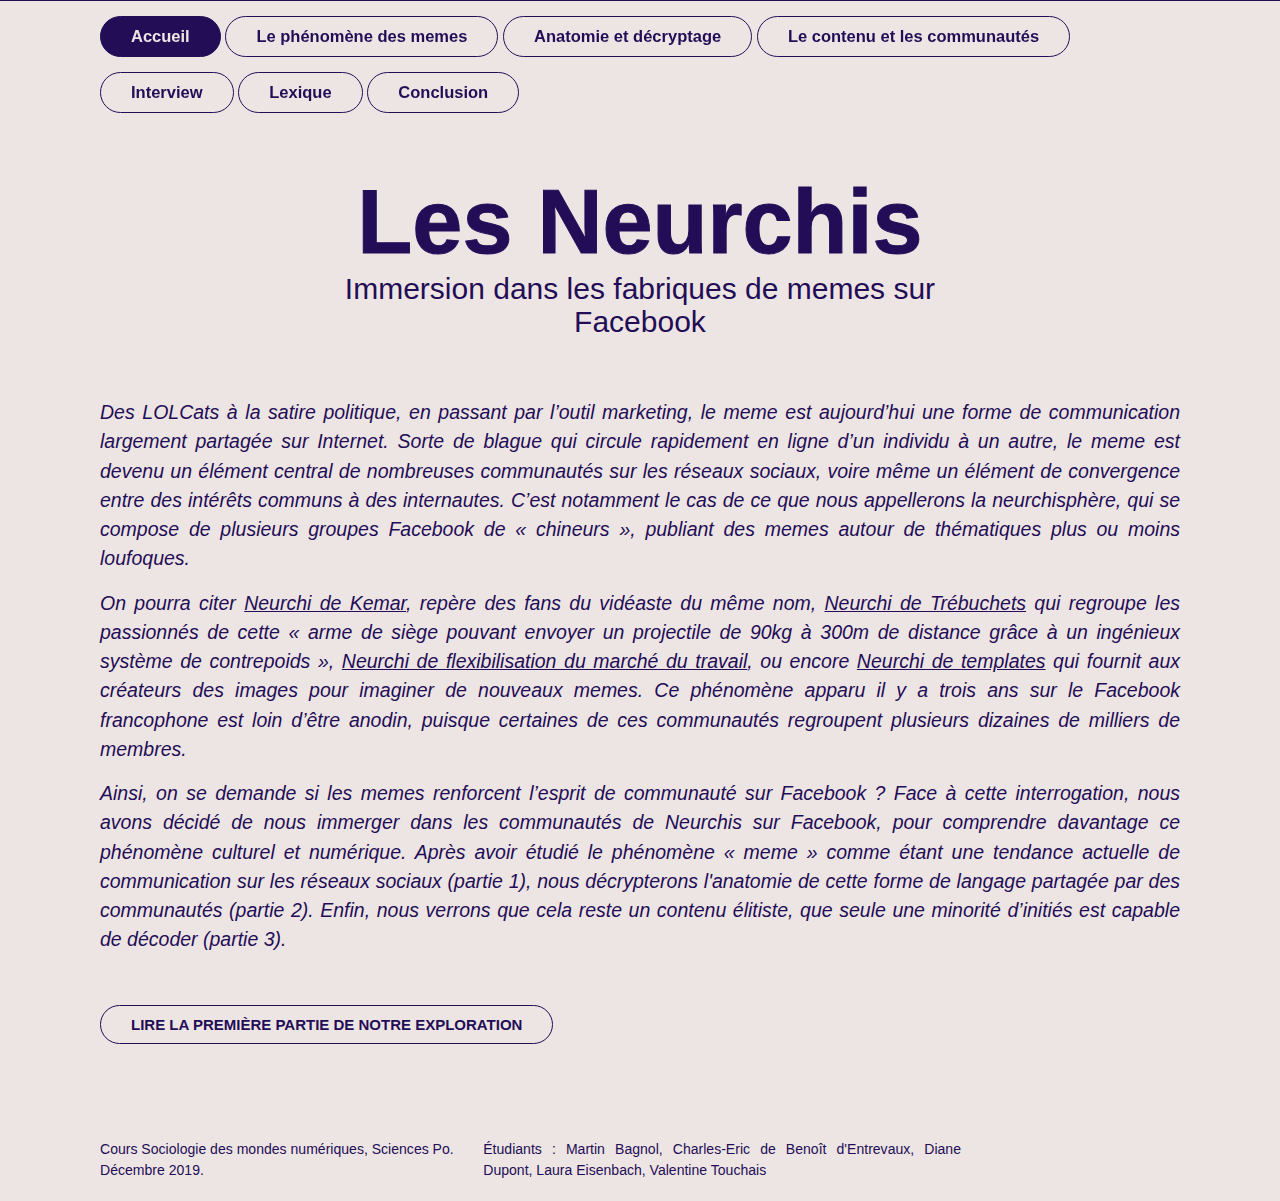
<file: index.html>
<!DOCTYPE html>
<html lang="fr"><head>
	<link rel="icon" type="image/png" href="images/favicon.png" />
  <title>Les Neurchis</title>
  <meta charset="utf-8">
  <meta http-equiv="X-UA-Compatible" content="IE=edge">
  <meta name="viewport" content="width=device-width, initial-scale=1">
  <link rel="stylesheet" media="screen" href="https://fontlibrary.org/face/hk-grotesk" type="text/css"/>
  <link rel="stylesheet" href="main.css">
  <script type="text/javascript" src="https://code.jquery.com/jquery-2.1.3.js"></script>
  <script>
    $(function() {
      $('a[href*=#]:not([href=#])').click(function() {
      if (location.pathname.replace(/^\//,'') == this.pathname.replace(/^\//,'') && location.hostname == this.hostname) {
      var target = $(this.hash);
        target = target.length ? target : $('[name=' + this.hash.slice(1) +']');
        if (target.length) {
        $('html,body').animate({
          scrollTop: target.offset().top
        }, 1200);
        return false;
        }}});});
  </script>
</head>

<body>
<div id="nav">
  <div class="wrapper">
    <a href="index.html"><button id="tab_active">Accueil</button></a>
    <a href="phenomene.html"><button>Le phénomène des memes</button></a>
    <a href="anatomie.html"><button>Anatomie et décryptage</button></a>
    <a href="contenu.html"><button>Le contenu et les communautés</button></a>
    <a href="interview.html"><button>Interview</button></a>
    <a href="lexique.html"><button>Lexique</button></a>
    <a href="conclusions.html"><button>Conclusion</button></a>
  </div>
</div>

<main class="page-content" aria-label="Content">
  <div class="wrapper">
    <div id="cover">
      <div>
        <h1 class="post-title">Les Neurchis</h1>
        <h2>Immersion dans les fabriques de memes sur Facebook</h2>
      </div>
    </div>

    <div class="home"><div class="home-content">
      <blockquote style="margin-bottom: 50px;">
      <p>Des LOLCats à la satire politique, en passant par l’outil marketing, le meme est aujourd’hui une forme de communication largement partagée sur Internet. Sorte de blague qui circule rapidement en ligne d’un individu à un autre, le meme est devenu un élément central de nombreuses communautés sur les réseaux sociaux, voire même un élément de convergence entre des intérêts communs à des internautes. C’est notamment le cas de ce que nous appellerons la neurchisphère, qui se compose de plusieurs groupes Facebook de « chineurs », publiant des memes autour de thématiques plus ou moins loufoques.</p> 
      <p>On pourra citer <u><a href="https://www.facebook.com/groups/1433629466743569/" target="blank">Neurchi de Kemar</a></u>, repère des fans du vidéaste du même nom, <u><a href="https://www.facebook.com/groups/161815034547928/" target="blank">Neurchi de Trébuchets</a></u> qui regroupe les passionnés de cette « arme de siège pouvant envoyer un projectile de 90kg à 300m de distance grâce à un ingénieux système de contrepoids », <u><a href="https://www.facebook.com/groups/2092523417496574/members/" target="blank">Neurchi de flexibilisation du marché du travail</a></u>, ou encore <u><a href="https://www.facebook.com/groups/1495297207159833/" target="blank">Neurchi de templates</a></u> qui fournit aux créateurs des images pour imaginer de nouveaux memes. Ce phénomène apparu il y a trois ans sur le Facebook francophone est loin d’être anodin, puisque certaines de ces communautés regroupent plusieurs dizaines de milliers de membres.</p> 
      <p>
      Ainsi, on se demande si les memes renforcent l’esprit de communauté sur Facebook ? Face à cette interrogation, nous avons décidé de nous immerger dans les communautés de Neurchis sur Facebook, pour comprendre davantage ce phénomène culturel et numérique. Après avoir étudié le phénomène « meme » comme étant une tendance actuelle de communication sur les réseaux sociaux (partie 1), nous décrypterons l'anatomie de cette forme de langage partagée par des communautés (partie 2). Enfin, nous verrons que cela reste un contenu élitiste, que seule une minorité d’initiés est capable de décoder (partie 3).</p>

      </blockquote>



      <a href="phenomene.html"><button>Lire la première partie de notre exploration</button></a><br>
    </div>
  </div>
</main>

<footer class="site-footer h-card">
  <div class="wrapper">
    <div class="footer-col-wrapper">
      <div class="footer-col footer-col-1">
        <p>Cours Sociologie des mondes numériques, Sciences Po.<br>Décembre 2019.</p>
      </div>
      <div class="footer-col footer-col-3">
        <p>Étudiants : Martin Bagnol, Charles-Eric de Benoît d'Entrevaux, Diane Dupont, Laura Eisenbach, Valentine Touchais</p>
      </div>
    </div>
  </div>
</footer>
</body>
</html>
</file>
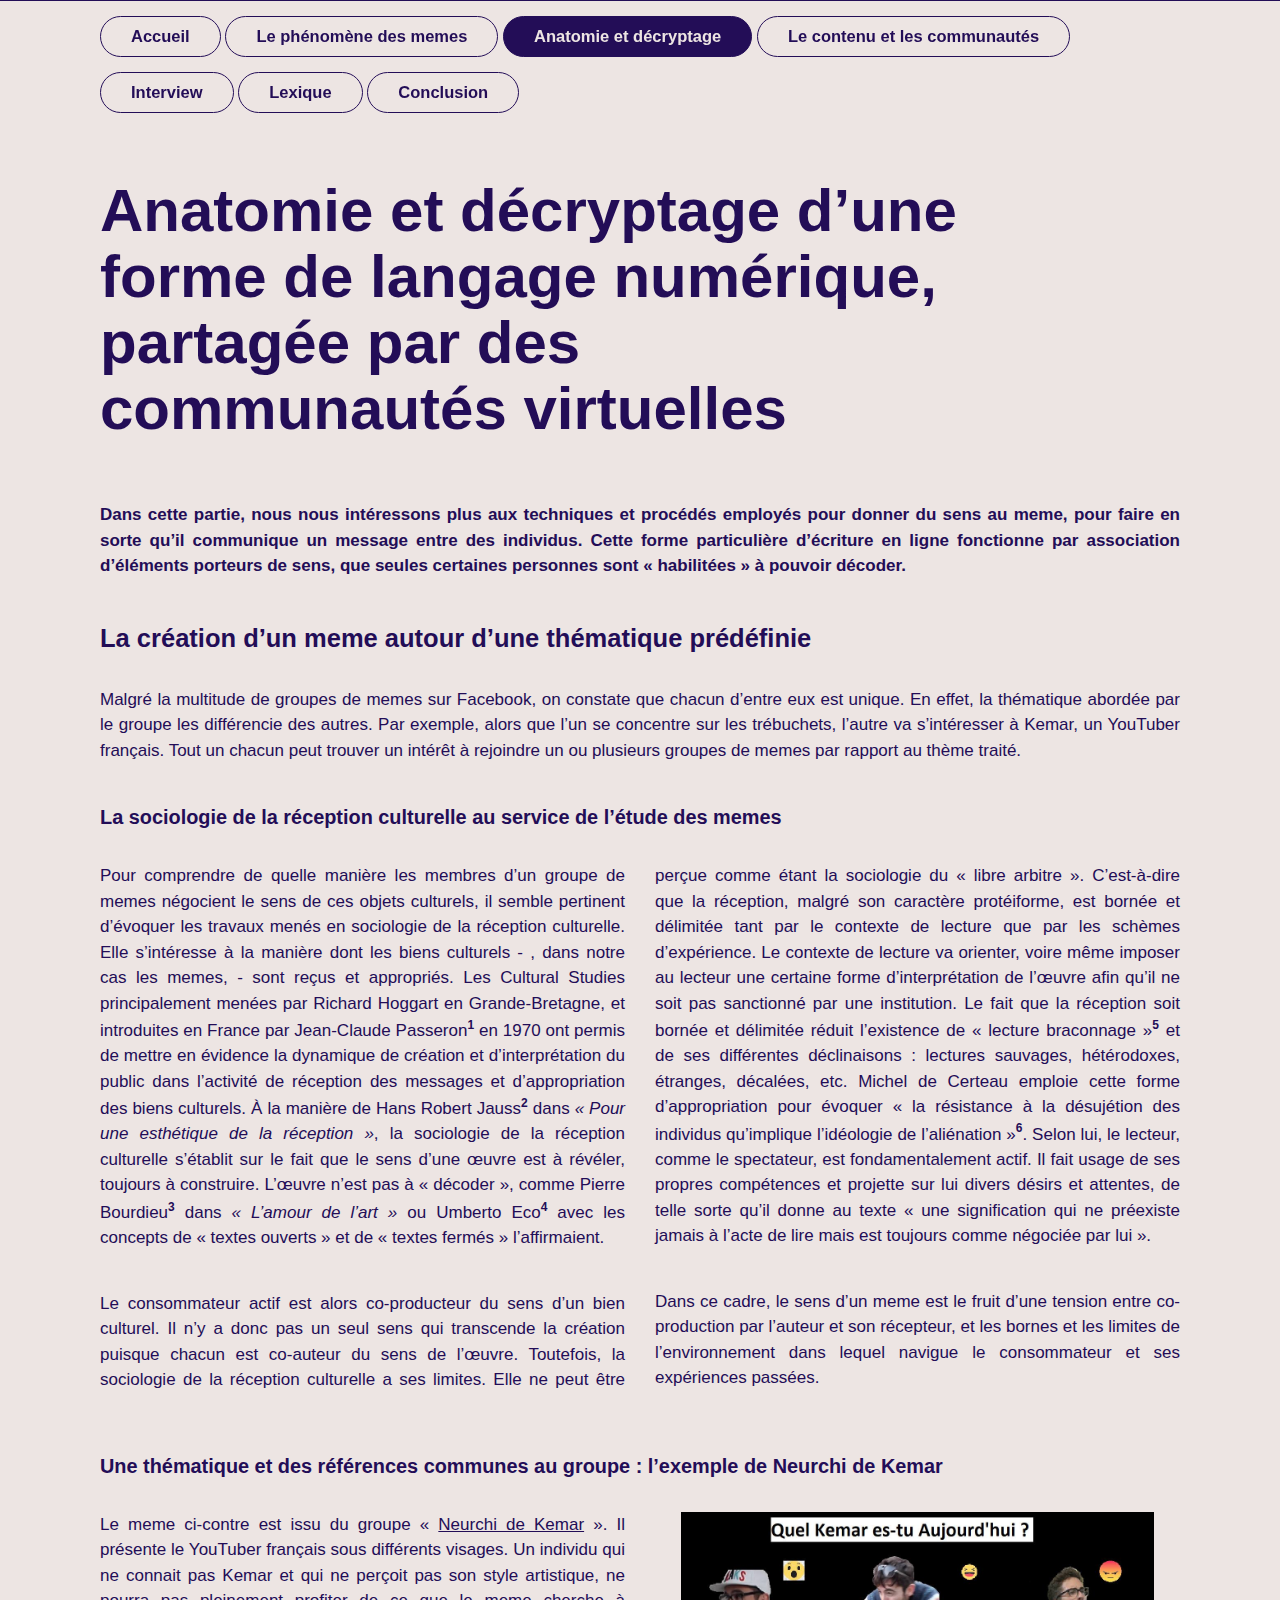
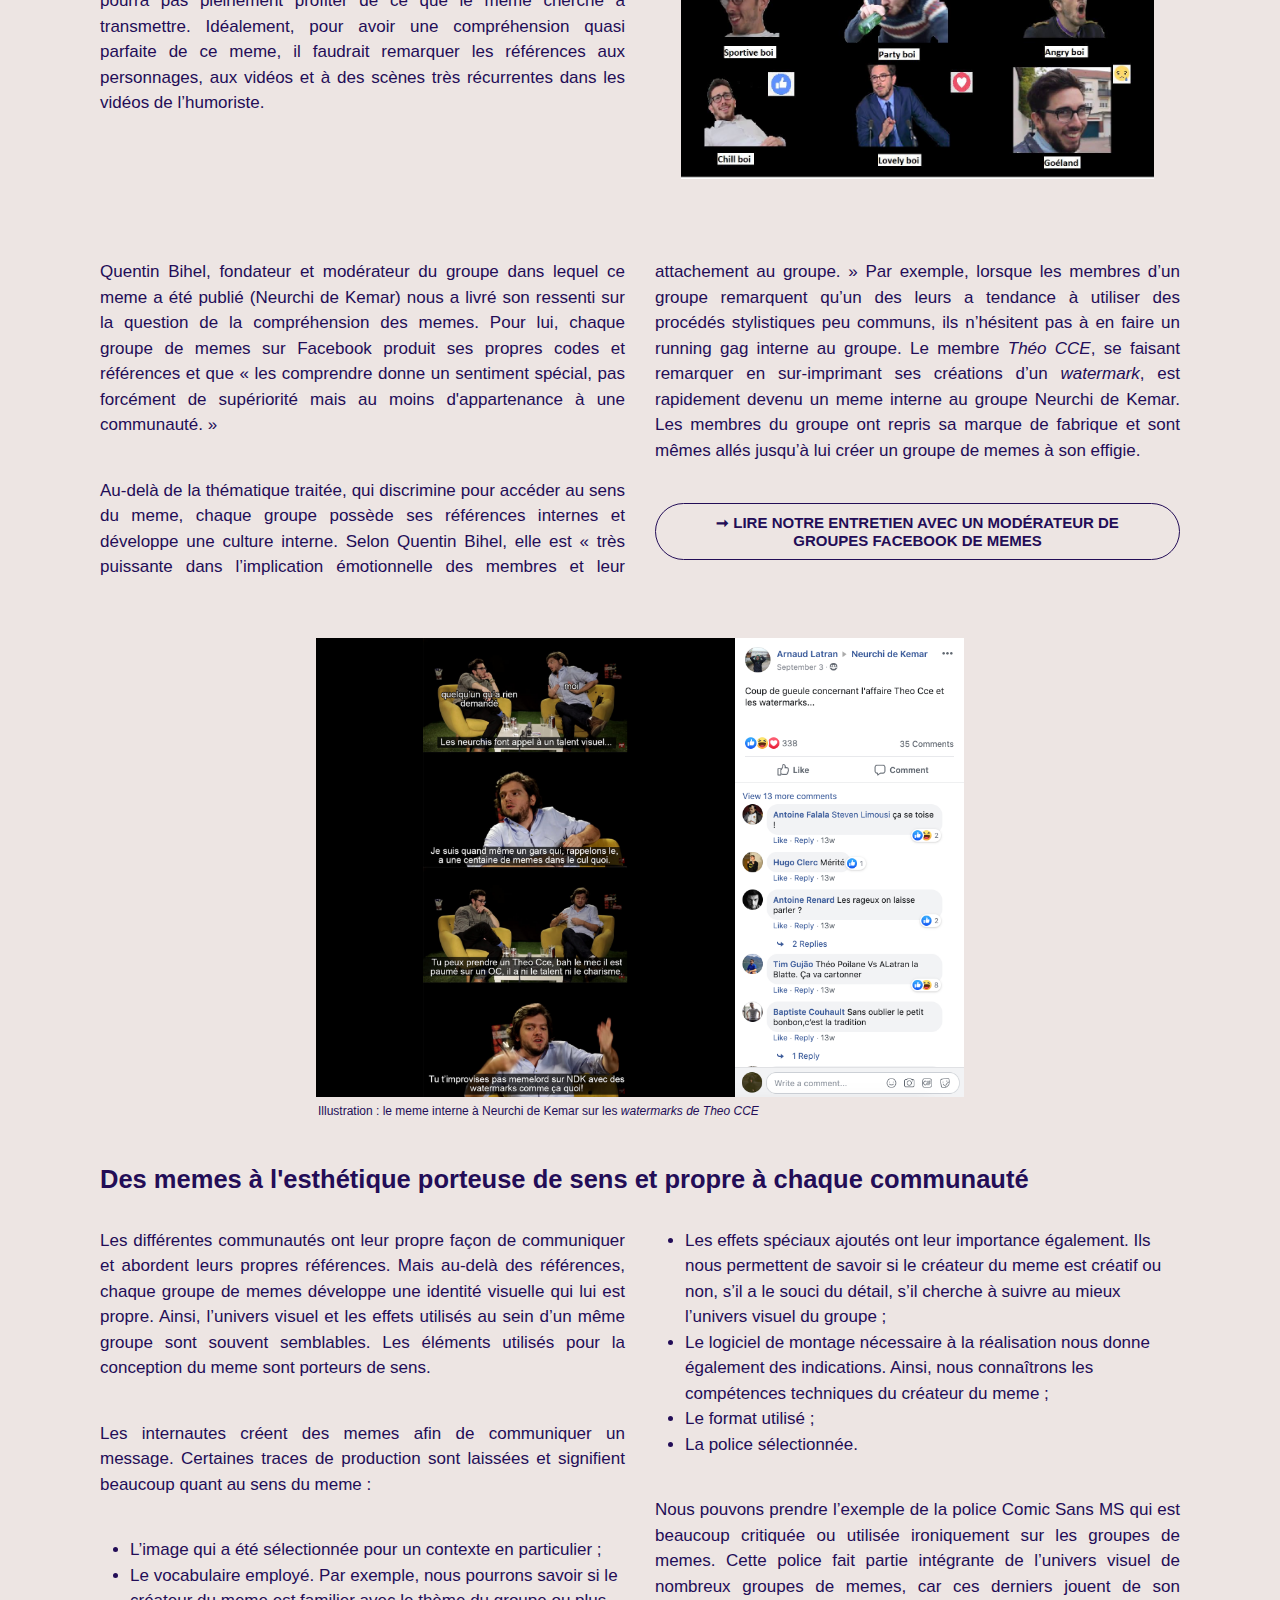
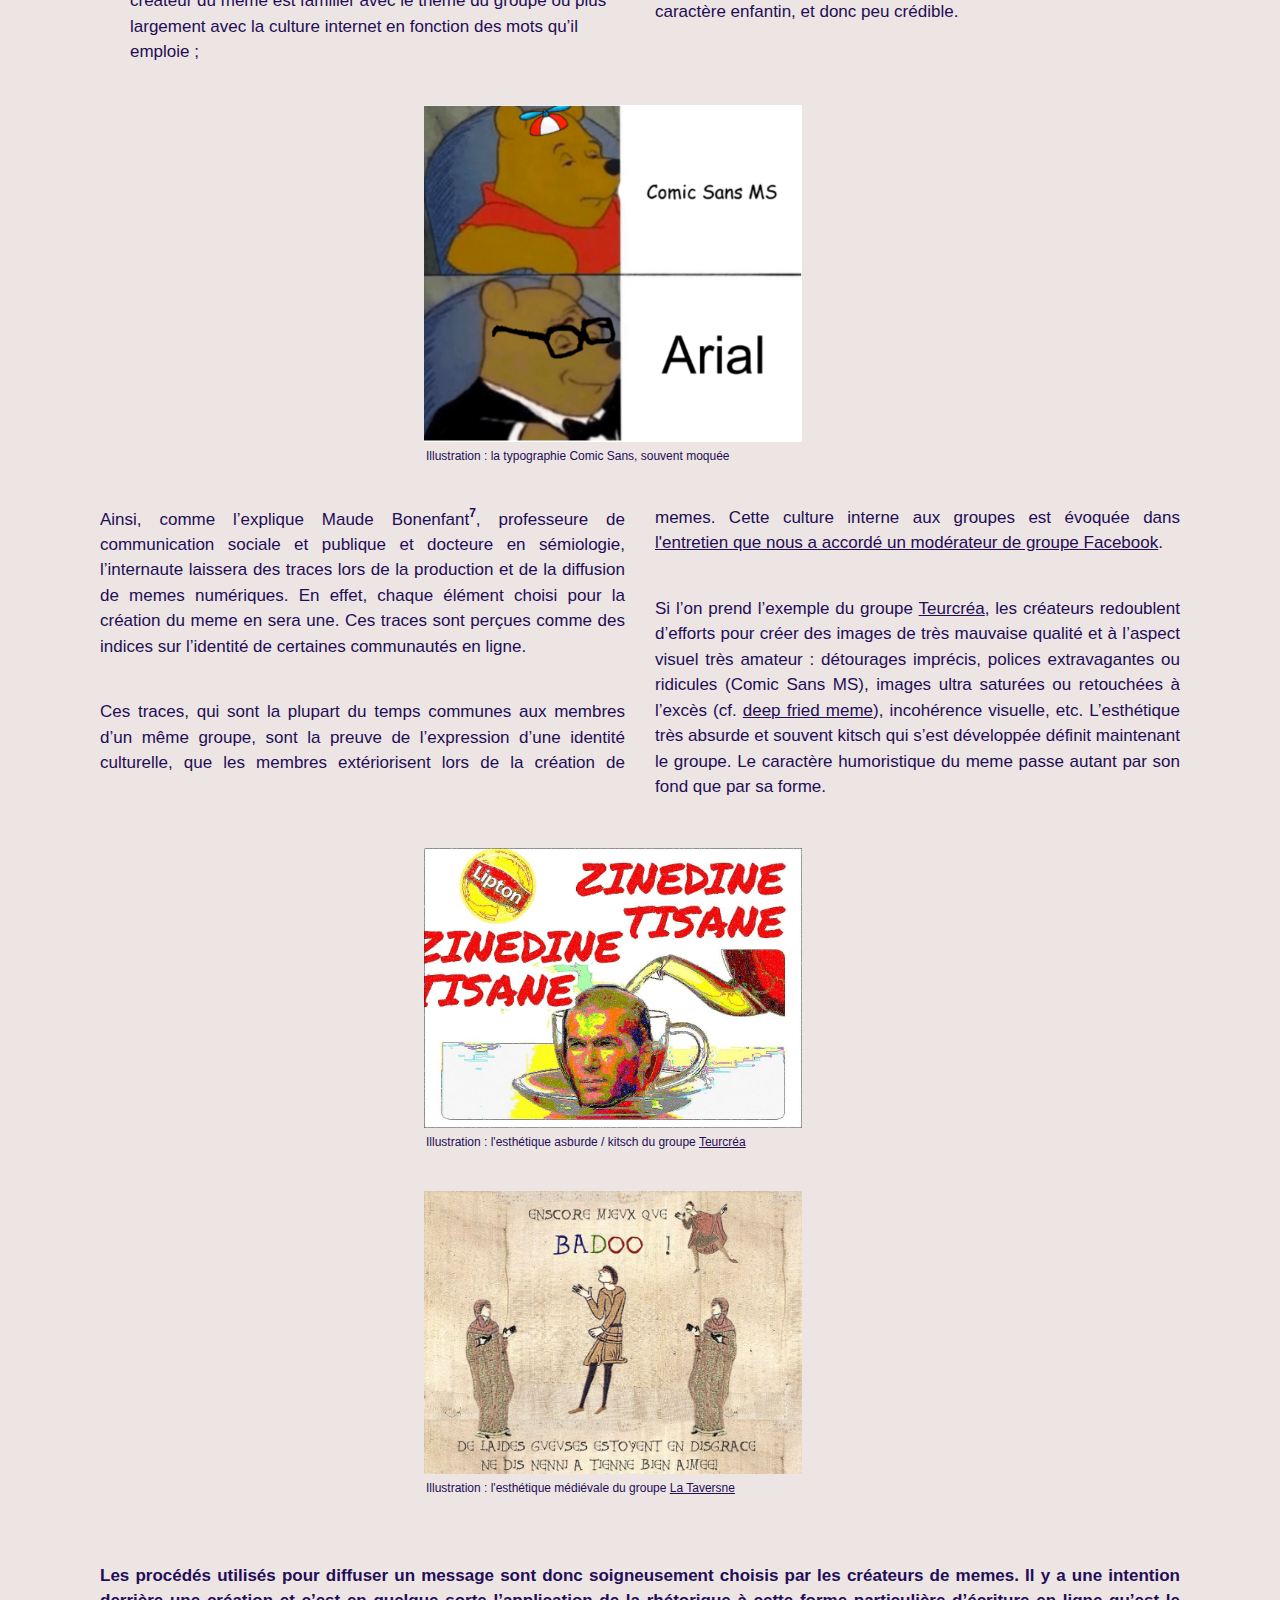
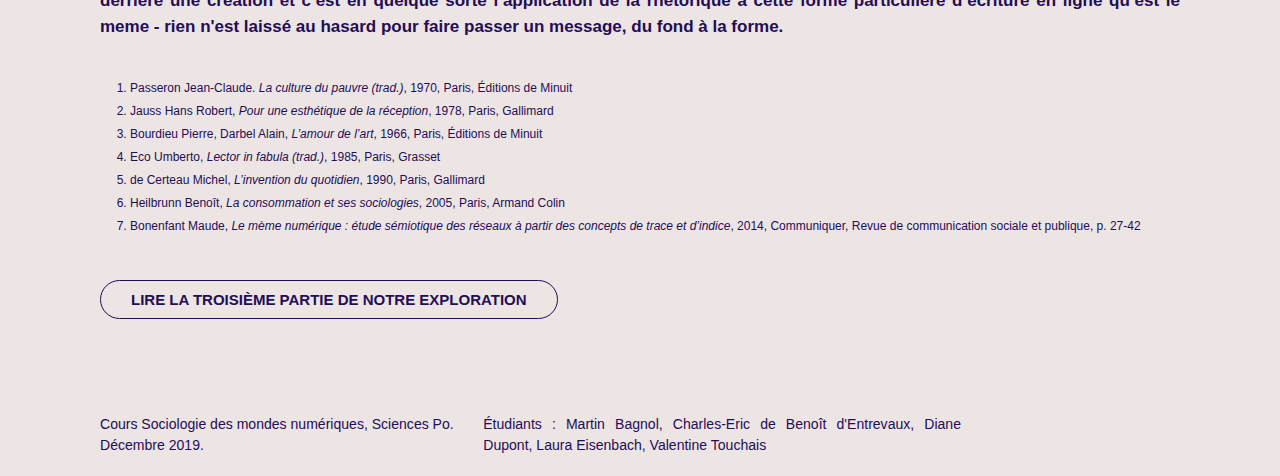
<file: anatomie.html>
<!DOCTYPE html>
<html lang="fr"><head>
	<link rel="icon" type="image/png" href="images/favicon.png" />
  <title>Anatomie et décryptage</title>
  <meta charset="utf-8">
  <meta http-equiv="X-UA-Compatible" content="IE=edge">
  <meta name="viewport" content="width=device-width, initial-scale=1">
  <link rel="stylesheet" media="screen" href="https://fontlibrary.org/face/hk-grotesk" type="text/css"/>
  <link rel="stylesheet" href="main.css">
  <script type="text/javascript" src="https://code.jquery.com/jquery-2.1.3.js"></script>
  <script>
    $(function() {
      $('a[href*=#]:not([href=#])').click(function() {
      if (location.pathname.replace(/^\//,'') == this.pathname.replace(/^\//,'') && location.hostname == this.hostname) {
      var target = $(this.hash);
        target = target.length ? target : $('[name=' + this.hash.slice(1) +']');
        if (target.length) {
        $('html,body').animate({
          scrollTop: target.offset().top
        }, 1200);
        return false;
        }}});});
  </script>
</head>

<body>
<div id="nav">
  <div class="wrapper">
    <a href="index.html"><button>Accueil</button></a>
    <a href="phenomene.html"><button>Le phénomène des memes</button></a>
    <a href="anatomie.html"><button id="tab_active">Anatomie et décryptage</button></a>
    <a href="contenu.html"><button>Le contenu et les communautés</button></a>
    <a href="interview.html"><button>Interview</button></a>
    <a href="lexique.html"><button>Lexique</button></a>
    <a href="conclusions.html"><button>Conclusion</button></a>
  </div>
</div>

<main class="page-content" aria-label="Content">
  <div class="wrapper">
    <header class="post-header">
      <h1 class="post-title p-name" itemprop="name headline">Anatomie et décryptage d’une forme de langage numérique, partagée par des communautés virtuelles</h1>
      <p><b>Dans cette partie, nous nous intéressons plus aux techniques et procédés employés pour donner du sens au meme, pour faire en sorte qu’il communique un message entre des individus. Cette forme particulière d’écriture en ligne fonctionne par association d’éléments porteurs de sens, que seules certaines personnes sont « habilitées » à pouvoir décoder.</b></p>
    </header>
   
    <div class="main-post-content">
      <h2><b>La création d’un meme autour d’une thématique prédéfinie</b></h2>
       <p>Malgré la multitude de groupes de memes sur Facebook, on constate que chacun d’entre eux est unique. En effet, la thématique abordée par le groupe les différencie des autres. Par exemple, alors que l’un se concentre sur les trébuchets, l’autre va s’intéresser à Kemar, un YouTuber français. Tout un chacun peut trouver un intérêt à rejoindre un ou plusieurs groupes de memes par rapport au thème traité.</p>
      <h3><b>La sociologie de la réception culturelle au service de l’étude des memes</b></h3>
      <div class="double-colonnes">
        <p>Pour comprendre de quelle manière les membres d’un groupe de memes négocient le sens de ces objets culturels, il semble pertinent d’évoquer les travaux menés en sociologie de la réception culturelle. Elle s’intéresse à la manière dont les biens culturels - , dans notre cas les memes, - sont reçus et appropriés. Les Cultural Studies principalement menées par Richard Hoggart en Grande-Bretagne, et introduites en France par Jean-Claude Passeron<a href="#fnref1"><sup>1</sup></a> en 1970 ont permis de mettre en évidence la dynamique de création et d’interprétation du public dans l’activité de réception des messages et d’appropriation des biens culturels. À la manière de Hans Robert Jauss<a href="#fnref1"><sup>2</sup></a> dans <i>« Pour une esthétique de la réception »</i>, la sociologie de la réception culturelle s’établit sur le fait que le sens d’une œuvre est à révéler, toujours à construire. L’œuvre n’est pas à « décoder », comme Pierre Bourdieu<a href="#fnref1"><sup>3</sup></a> dans <i>« L’amour de l’art »</i> ou Umberto Eco<a href="#fnref1"><sup>4</sup></a> avec les concepts de « textes ouverts » et de « textes fermés » l’affirmaient.</p>
        <p>Le consommateur actif est alors co-producteur du sens d’un bien culturel. Il n’y a donc pas un seul sens qui transcende la création puisque chacun est co-auteur du sens de l’œuvre. Toutefois, la sociologie de la réception culturelle a ses limites. Elle ne peut être perçue comme étant la sociologie du « libre arbitre ». C’est-à-dire que la réception, malgré son caractère protéiforme, est bornée et délimitée tant par le contexte de lecture que par les schèmes d’expérience. Le contexte de lecture va orienter, voire même imposer au lecteur une certaine forme d’interprétation de l’œuvre afin qu’il ne soit pas sanctionné par une institution. Le fait que la réception soit bornée et délimitée réduit l’existence de « lecture braconnage »<a href="#fnref1"><sup>5</sup></a> et de ses différentes déclinaisons : lectures sauvages, hétérodoxes, étranges, décalées, etc. Michel de Certeau emploie cette forme d’appropriation pour évoquer « la résistance à la désujétion des individus qu’implique l’idéologie de l’aliénation »<a href="#fnref1"><sup>6</sup></a>. Selon lui, le lecteur, comme le spectateur, est fondamentalement actif. Il fait usage de ses propres compétences et projette sur lui divers désirs et attentes, de telle sorte qu’il donne au texte « une signification qui ne préexiste jamais à l’acte de lire mais est toujours comme négociée par lui ».</p>
        <p>Dans ce cadre, le sens d’un meme est le fruit d’une tension entre co-production par l’auteur et son récepteur, et les bornes et les limites de l’environnement dans lequel navigue le consommateur et ses expériences passées.</p>
      </div>
      <h3><b>Une thématique et des références communes au groupe : l’exemple de Neurchi de Kemar</b></h3>

      <div class="double-colonnes">
        <p>Le meme ci-contre est issu du groupe « <u><a href="https://www.facebook.com/groups/1433629466743569/" target="blank">Neurchi de Kemar</a></u> ». Il présente le YouTuber français sous différents visages. Un individu qui ne connait pas Kemar et qui ne perçoit pas son style artistique, ne pourra pas pleinement profiter de ce que le meme cherche à transmettre. Idéalement, pour avoir une compréhension quasi parfaite de ce meme, il faudrait remarquer les références aux personnages, aux vidéos et à des scènes très récurrentes dans les vidéos de l’humoriste.</p>
        <img style="width: 90%; margin-left: 5%; margin-bottom: 40px;" src="images/kemar.jpg">
      </div>
      <div class="double-colonnes">
        <p>Quentin Bihel, fondateur et modérateur du groupe dans lequel ce meme a été publié (Neurchi de Kemar) nous a livré son ressenti sur la question de la compréhension des memes. Pour lui, chaque groupe de memes sur Facebook produit ses propres codes et références et que « les comprendre donne un sentiment spécial, pas forcément de supériorité mais au moins d'appartenance à une communauté. »</p>
        <p>Au-delà de la thématique traitée, qui discrimine pour accéder au sens du meme, chaque groupe possède ses références internes et développe une culture interne. Selon Quentin Bihel, elle est « très puissante dans l’implication émotionnelle des membres et leur attachement au groupe. » Par exemple, lorsque les membres d’un groupe remarquent qu’un des leurs a tendance à utiliser des procédés stylistiques peu communs, ils n’hésitent pas à en faire un running gag interne au groupe. Le membre <i>Théo CCE</i>, se faisant remarquer en sur-imprimant ses créations d’un <i>watermark</i>, est rapidement devenu un meme interne au groupe Neurchi de Kemar. Les membres du groupe ont repris sa marque de fabrique et sont mêmes allés jusqu’à lui créer un groupe de memes à son effigie.</p>
        <p><a href="interview.html"><button>&#10142; Lire notre entretien avec un modérateur de groupes Facebook de memes</button></a></p>
      </div>
      <div class="illustration"><img  src="images/watermarks.png"><p>Illustration : le meme interne à Neurchi de Kemar sur les <i>watermarks de Theo CCE</i></div>
      <h2><b>Des memes à l'esthétique porteuse de sens et propre à chaque communauté</b></h2>
      
      <div class="double-colonnes">  
        <p>Les différentes communautés ont leur propre façon de communiquer et abordent leurs propres références. Mais au-delà des références, chaque groupe de memes développe une identité visuelle qui lui est propre. Ainsi, l’univers visuel et les effets utilisés au sein d’un même groupe sont souvent semblables. Les éléments utilisés pour la conception du meme sont porteurs de sens.</p>
        <p>Les internautes créent des memes afin de communiquer un message. Certaines traces de production sont laissées et signifient beaucoup quant au sens du meme :</p>
        <p><ul>
          <li>L’image qui a  été sélectionnée pour un contexte en particulier ;</li>
          <li>Le vocabulaire employé. Par exemple, nous pourrons savoir si le créateur du meme est familier avec le thème du groupe ou plus largement avec la culture internet en fonction des mots qu’il emploie ;</li>
          <li>Les effets spéciaux ajoutés ont leur importance également. Ils nous permettent de savoir si le créateur du meme est créatif ou non, s’il a le souci du détail, s’il cherche à suivre au mieux l’univers visuel du groupe ;</li>
          <li>Le logiciel de montage nécessaire à la réalisation nous donne également des indications. Ainsi, nous connaîtrons les compétences techniques du créateur du meme ;</li>
          <li>Le format utilisé ;</li>
          <li>La police sélectionnée.</li>
        </ul></p> 
        <p>Nous pouvons prendre l’exemple de la police Comic Sans MS qui est beaucoup critiquée ou utilisée ironiquement sur les groupes de memes. Cette police fait partie intégrante de l’univers visuel de nombreux groupes de memes, car ces derniers jouent de son caractère enfantin, et donc peu crédible.</p>
      </div>
      <div class="illustration_full"><img src="images/comic-sans.png"><p>Illustration : la typographie Comic Sans, souvent moquée</div>
      <div class="double-colonnes">
        <p>Ainsi, comme l’explique Maude Bonenfant<a href="#fnref1"><sup>7</sup></a>, professeure de communication sociale et publique et docteure en sémiologie, l’internaute laissera des traces lors de la production et de la diffusion de memes numériques. En effet, chaque élément choisi pour la création du meme en sera une. Ces traces sont perçues comme des indices sur l’identité de certaines communautés en ligne.</p>
        <p>Ces traces, qui sont la plupart du temps communes aux membres d’un même groupe, sont la preuve de l’expression d’une identité culturelle, que les membres extériorisent lors de la création de memes. Cette culture interne aux groupes est évoquée dans <u><a href="interview.html">l'entretien que nous a accordé un modérateur de groupe Facebook</a></u>.</p>
        <p>Si l’on prend l’exemple du groupe <u><a href="https://www.facebook.com/groups/teurcrea/" target="blank">Teurcréa</a></u>, les créateurs redoublent d’efforts pour créer des images de très mauvaise qualité et à l’aspect visuel très amateur : détourages imprécis, polices extravagantes ou ridicules (Comic Sans MS), images ultra saturées ou retouchées à l’excès (cf. <u><a href="lexique.html#deepfriedmeme">deep fried meme</a></u>), incohérence visuelle, etc. L’esthétique très absurde et souvent kitsch qui s’est développée définit maintenant le groupe. Le caractère humoristique du meme passe autant par son fond que par sa forme.</p>
      </div>
      <div class="illustration_full"><img src="images/teurcrea2.jpg"><p>Illustration : l'esthétique asburde / kitsch du groupe <u><a href="https://www.facebook.com/groups/teurcrea/" target="blank">Teurcréa</a></u></div>

      <div class="illustration_full"><img src="images/taversne.jpg"><p>Illustration : l'esthétique médiévale du groupe <u><a href="https://www.facebook.com/groups/456076821573760/" target="blank">La Taversne</a></u></div>

      <br><p><b>Les procédés utilisés pour diffuser un message sont donc soigneusement choisis par les créateurs de memes. Il y a une intention derrière une création et c’est en quelque sorte l’application de la rhétorique à cette forme particulière d’écriture en ligne qu’est le meme - rien n'est laissé au hasard pour faire passer un message, du fond à la forme.</b></p>

      <div class="footnotes">
        <ol>
          <li id="fn:1">
            <p style="margin-bottom: 5px;" id="fnref1">Passeron Jean-Claude. <i>La culture du pauvre (trad.)</i>, 1970, Paris, Éditions de Minuit</p>
          </li>
          <li id="fn:1">
            <p style="margin-bottom: 5px;">Jauss Hans Robert, <i>Pour une esthétique de la réception</i>, 1978, Paris, Gallimard</p>
          </li>
          <li id="fn:1">
            <p style="margin-bottom: 5px;">Bourdieu Pierre, Darbel Alain, <i>L’amour de l’art</i>, 1966, Paris, Éditions de Minuit</p>
          </li>
          <li id="fn:1">
            <p style="margin-bottom: 5px;">Eco Umberto, <i>Lector in fabula (trad.)</i>, 1985, Paris, Grasset</p>
          </li>
          <li id="fn:1">
            <p style="margin-bottom: 5px;">de Certeau Michel, <i>L’invention du quotidien</i>, 1990, Paris, Gallimard</p>
          </li>
          <li id="fn:1">
            <p style="margin-bottom: 5px;">Heilbrunn Benoît, <i>La consommation et ses sociologies</i>, 2005, Paris, Armand Colin</p>
          </li>
          <li id="fn:1">
            <p style="margin-bottom: 5px;">Bonenfant Maude, <i>Le mème numérique : étude sémiotique des réseaux à partir des concepts de trace et d’indice</i>, 2014, Communiquer, Revue de communication sociale et publique, p. 27-42</p>
         </li>
        </ol>
      </div>
    </div>
    
    <a href="contenu.html"><button style="margin-top: 40px;">Lire la troisième partie de notre exploration</button></a>  

  </div>
</main>

<footer class="site-footer h-card">
  <div class="wrapper">
    <div class="footer-col-wrapper">
      <div class="footer-col footer-col-1">
        <p>Cours Sociologie des mondes numériques, Sciences Po.<br>Décembre 2019.</p>
      </div>
      <div class="footer-col footer-col-3">
        <p>Étudiants : Martin Bagnol, Charles-Eric de Benoît d'Entrevaux, Diane Dupont, Laura Eisenbach, Valentine Touchais</p>
      </div>
    </div>
  </div>
</footer>
</body>

</html>
</file>
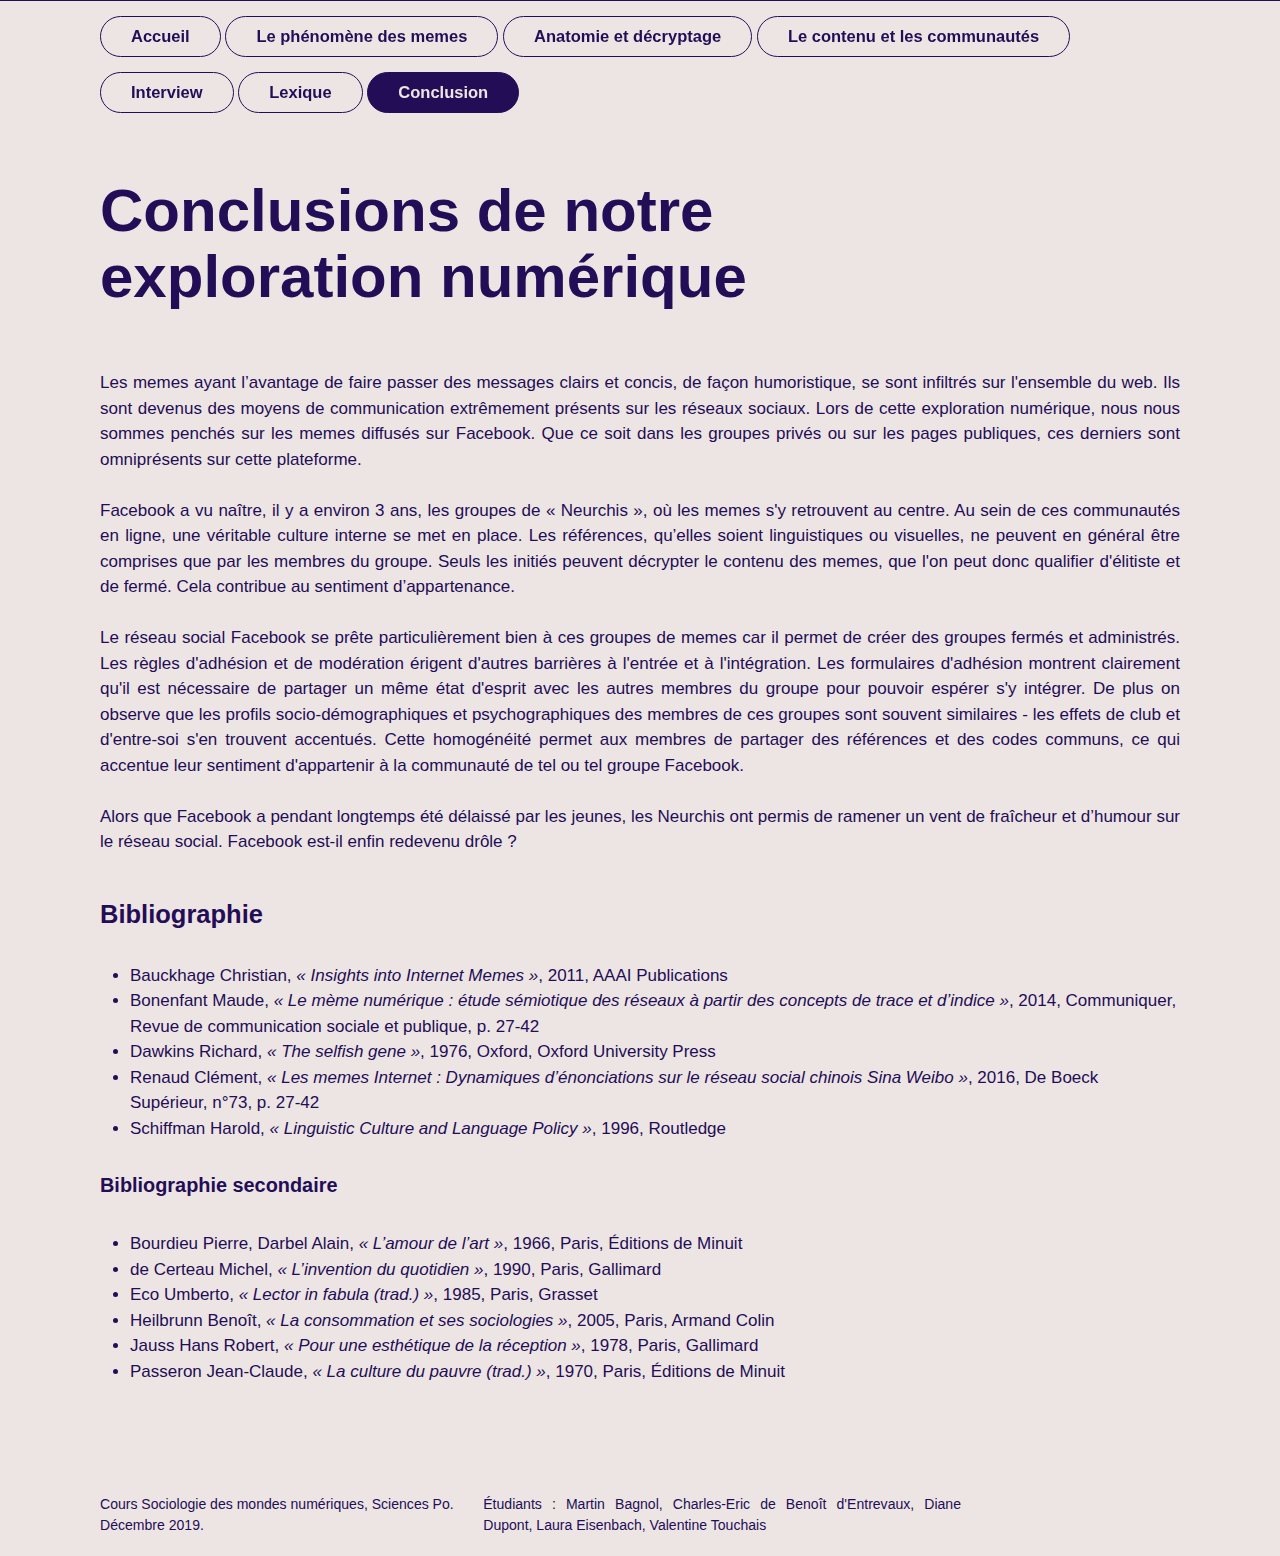
<file: conclusions.html>
<!DOCTYPE html>
<html lang="fr"><head>
	<link rel="icon" type="image/png" href="images/favicon.png" />
  <title>Conclusion</title>
  <meta charset="utf-8">
  <meta http-equiv="X-UA-Compatible" content="IE=edge">
  <meta name="viewport" content="width=device-width, initial-scale=1">
  <link rel="stylesheet" media="screen" href="https://fontlibrary.org/face/hk-grotesk" type="text/css"/>
  <link rel="stylesheet" href="main.css">
  <script type="text/javascript" src="https://code.jquery.com/jquery-2.1.3.js"></script>
  <script>
    $(function() {
      $('a[href*=#]:not([href=#])').click(function() {
      if (location.pathname.replace(/^\//,'') == this.pathname.replace(/^\//,'') && location.hostname == this.hostname) {
      var target = $(this.hash);
        target = target.length ? target : $('[name=' + this.hash.slice(1) +']');
        if (target.length) {
        $('html,body').animate({
          scrollTop: target.offset().top
        }, 1200);
        return false;
        }}});});
  </script>
</head>

<body>
<div id="nav">
  <div class="wrapper">
    <a href="index.html"><button>Accueil</button></a>
    <a href="phenomene.html"><button>Le phénomène des memes</button></a>
    <a href="anatomie.html"><button>Anatomie et décryptage</button></a>
    <a href="contenu.html"><button>Le contenu et les communautés</button></a>
    <a href="interview.html"><button>Interview</button></a>
    <a href="lexique.html"><button>Lexique</button></a>
    <a href="conclusions.html"><button id="tab_active">Conclusion</button></a>
  </div>
</div>

<main class="page-content" aria-label="Content">
  <div class="wrapper">
    <header class="post-header">
      <h1 class="post-title p-name" itemprop="name headline">Conclusions de notre exploration numérique</h1>
      <p>Les memes ayant l’avantage de faire passer des messages clairs et concis, de façon humoristique, se sont infiltrés sur l'ensemble du web. Ils sont devenus des moyens de communication extrêmement présents sur les réseaux sociaux. Lors de cette exploration numérique, nous nous sommes penchés sur les memes diffusés sur Facebook. Que ce soit dans les groupes privés ou sur les pages publiques, ces derniers sont omniprésents sur cette plateforme.</p><br> 
      <p>Facebook a vu naître, il y a environ 3 ans, les groupes de « Neurchis », où les memes s'y retrouvent au centre. Au sein de ces communautés en ligne, une véritable culture interne se met en place. Les références, qu’elles soient linguistiques ou visuelles, ne peuvent en général être comprises que par les membres du groupe. Seuls les initiés peuvent décrypter le contenu des memes, que l'on peut donc qualifier d'élitiste et de fermé. Cela contribue au sentiment d’appartenance.</p><br> 
      <p>Le réseau social Facebook se prête particulièrement bien à ces groupes de memes car il permet de créer des groupes fermés et administrés. Les règles d'adhésion et de modération érigent d'autres barrières à l'entrée et à l'intégration. Les formulaires d'adhésion montrent clairement qu'il est nécessaire de partager un même état d'esprit avec les autres membres du groupe pour pouvoir espérer s'y intégrer. De plus on observe que les profils socio-démographiques et psychographiques des membres de ces groupes sont souvent similaires - les effets de club et d'entre-soi s'en trouvent accentués. Cette homogénéité permet aux membres de partager des références et des codes communs, ce qui accentue leur sentiment d'appartenir à la communauté de tel ou tel groupe Facebook.</p><br><p>Alors que Facebook a pendant longtemps été délaissé par les jeunes, les Neurchis ont permis de ramener un vent de fraîcheur et d’humour sur le réseau social. Facebook est-il enfin redevenu drôle ?</p>
    </header>

    <h2><b>Bibliographie</b></h2>
    <ul>
      <li>Bauckhage Christian, <i>« Insights into Internet Memes »</i>, 2011, AAAI Publications</li>
      <li>Bonenfant Maude, <i>« Le mème numérique : étude sémiotique des réseaux à partir des concepts de trace et d’indice »</i>, 2014, Communiquer, Revue de communication sociale et publique, p. 27-42</li>
      <li>Dawkins Richard, <i>« The selfish gene »</i>, 1976, Oxford, Oxford University Press</li>
      <li>Renaud Clément, <i>« Les memes Internet : Dynamiques d’énonciations sur le réseau social chinois Sina Weibo »</i>, 2016, De Boeck Supérieur, n°73, p. 27-42</li>
      <li>Schiffman Harold, <i>« Linguistic Culture and Language Policy »</i>, 1996, Routledge</li>
    </ul>  
    <h3><b>Bibliographie secondaire</b></h3>
    <ul>
      <li>Bourdieu Pierre, Darbel Alain, <i>« L’amour de l’art »</i>, 1966, Paris, Éditions de Minuit</li>
      <li>de Certeau Michel, <i>« L’invention du quotidien »</i>, 1990, Paris, Gallimard</li>
      <li>Eco Umberto, <i>« Lector in fabula (trad.) »</i>, 1985, Paris, Grasset</li>
      <li>Heilbrunn Benoît, <i>« La consommation et ses sociologies »</i>, 2005, Paris, Armand Colin</li>
      <li>Jauss Hans Robert, <i>« Pour une esthétique de la réception »</i>, 1978, Paris, Gallimard</li>
      <li>Passeron Jean-Claude, <i>« La culture du pauvre (trad.) »</i>, 1970, Paris, Éditions de Minuit</li>
    </ul>

  </div>
</main>

<footer class="site-footer h-card">
  <div class="wrapper">
    <div class="footer-col-wrapper">
      <div class="footer-col footer-col-1">
        <p>Cours Sociologie des mondes numériques, Sciences Po.<br>Décembre 2019.</p>
      </div>
      <div class="footer-col footer-col-3">
        <p>Étudiants : Martin Bagnol, Charles-Eric de Benoît d'Entrevaux, Diane Dupont, Laura Eisenbach, Valentine Touchais</p>
      </div>
    </div>
  </div>
</footer>
</body>
</html>
</file>
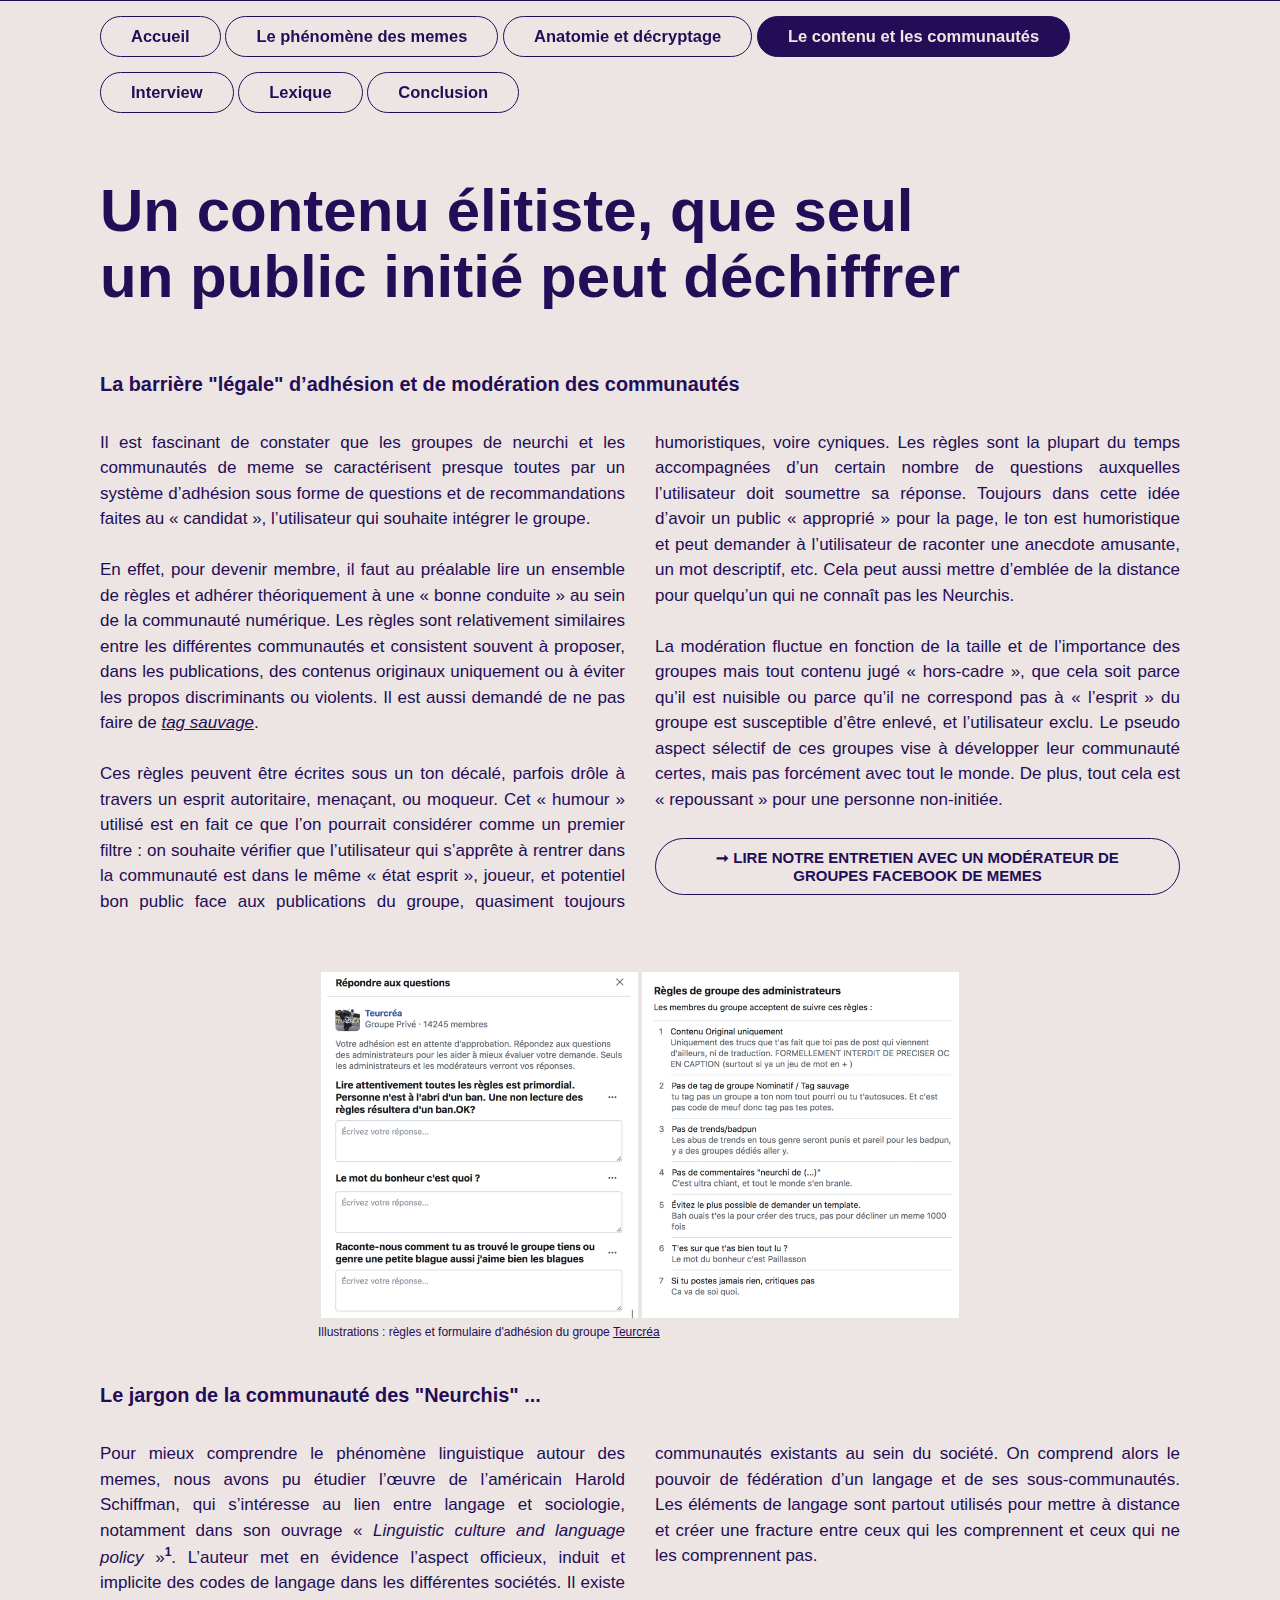
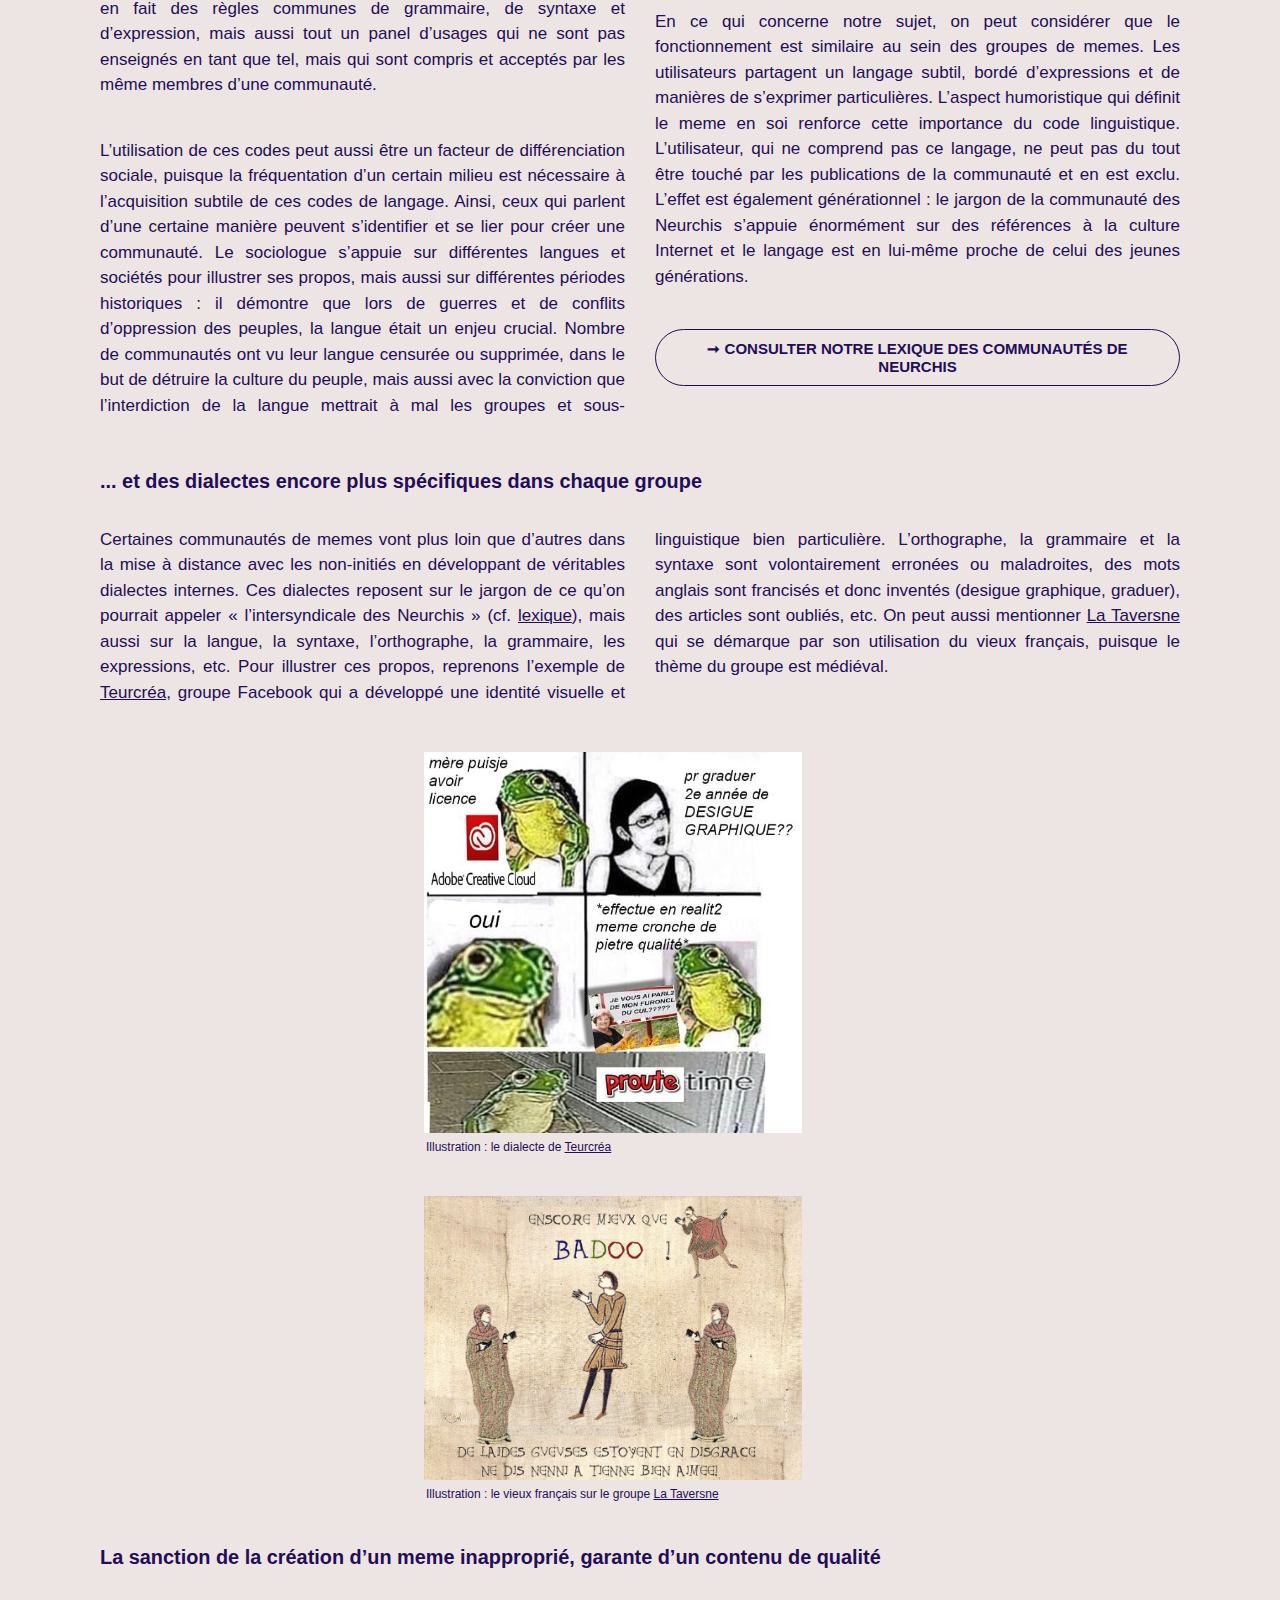
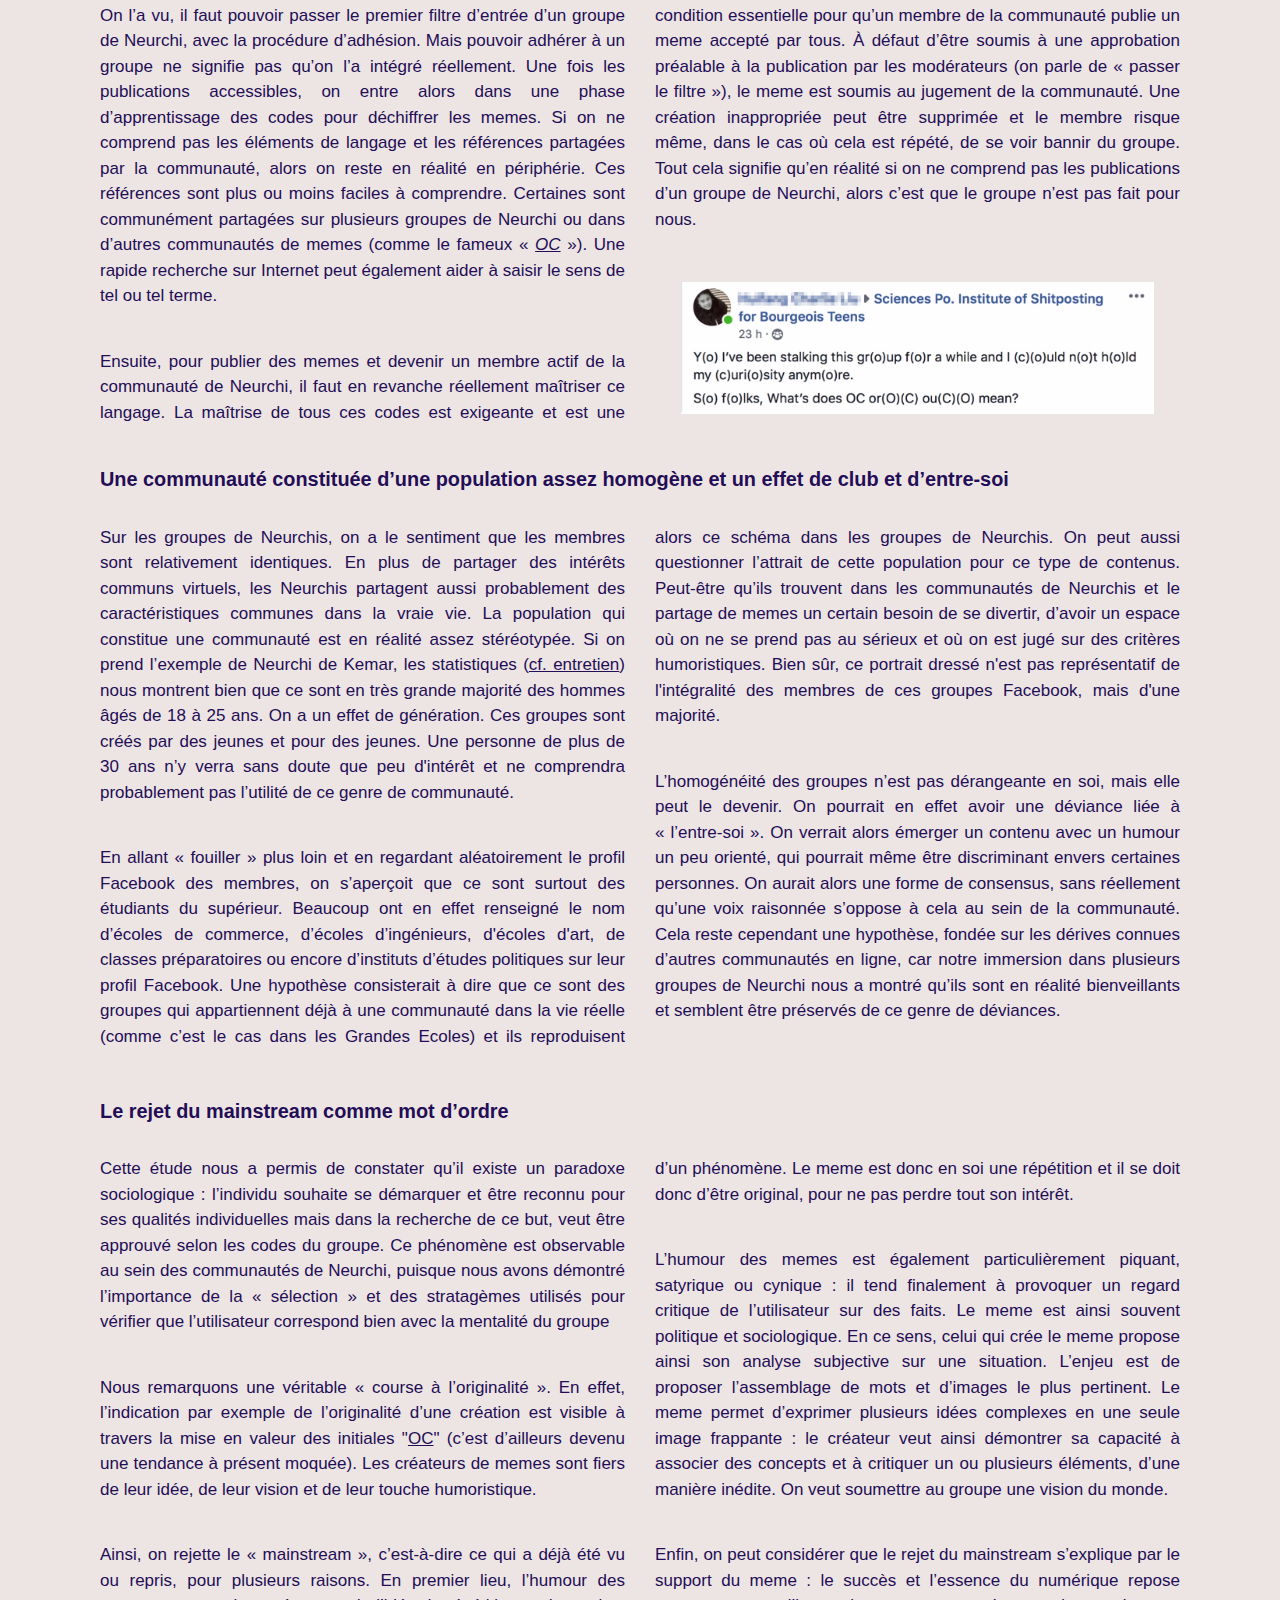
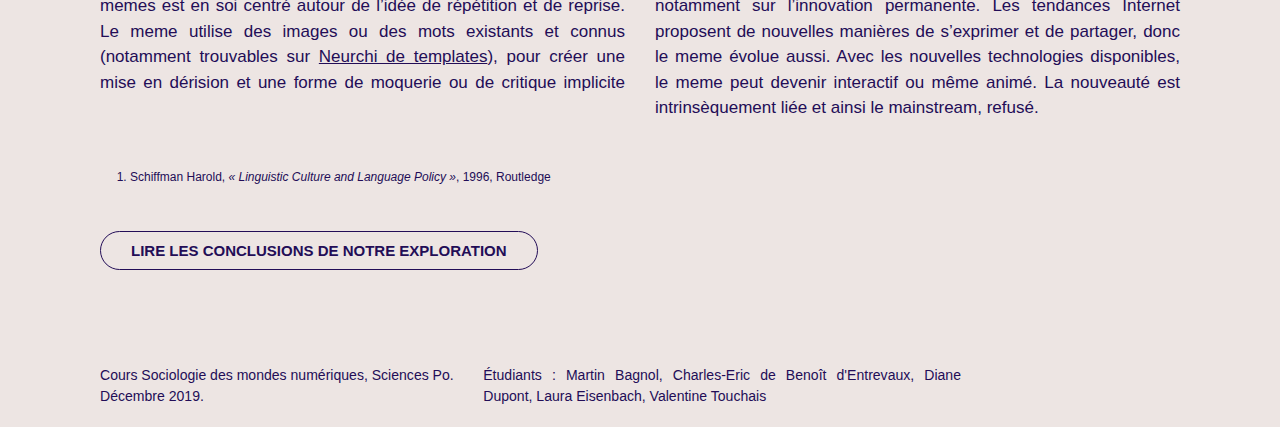
<file: contenu.html>
<!DOCTYPE html>
<html lang="fr"><head>
	<link rel="icon" type="image/png" href="images/favicon.png" />
  <title>Le contenu et les communautés</title>
  <meta charset="utf-8">
  <meta http-equiv="X-UA-Compatible" content="IE=edge">
  <meta name="viewport" content="width=device-width, initial-scale=1">
  <link rel="stylesheet" media="screen" href="https://fontlibrary.org/face/hk-grotesk" type="text/css"/>
  <link rel="stylesheet" href="main.css">
  <script type="text/javascript" src="https://code.jquery.com/jquery-2.1.3.js"></script>
  <script>
    $(function() {
      $('a[href*=#]:not([href=#])').click(function() {
      if (location.pathname.replace(/^\//,'') == this.pathname.replace(/^\//,'') && location.hostname == this.hostname) {
      var target = $(this.hash);
        target = target.length ? target : $('[name=' + this.hash.slice(1) +']');
        if (target.length) {
        $('html,body').animate({
          scrollTop: target.offset().top
        }, 1200);
        return false;
        }}});});
  </script>
</head>

<body>
<div id="nav">
  <div class="wrapper">
    <a href="index.html"><button>Accueil</button></a>
    <a href="phenomene.html"><button>Le phénomène des memes</button></a>
    <a href="anatomie.html"><button>Anatomie et décryptage</button></a>
    <a href="contenu.html"><button id="tab_active">Le contenu et les communautés</button></a>
    <a href="interview.html"><button>Interview</button></a>
    <a href="lexique.html"><button>Lexique</button></a>
    <a href="conclusions.html"><button>Conclusion</button></a>
  </div>
</div>

<main class="page-content" aria-label="Content">
  <div class="wrapper">
    <header class="post-header">
      <h1 class="post-title p-name" itemprop="name headline">Un contenu élitiste, que seul un public initié peut déchiffrer</h1>
      <!--<p><b>On peut citer Clément Renaud qui se propose de définir ce qu’est un meme et de montrer comment il s’inscrit dans une communauté numérique :
      <i>« Au-delà d’un objet numérique réifiant les actions et la culture, le meme peut être défini comme une série d’actes d’énonciations contribuant à la création et à la reconnaissance mutuelle d’individus comme groupe. Le meme, en effet, ne peut être simplement copié mais a besoin d’être acté pour exister. Les partages, commentaires, réappropriations puis transformations des mêmes Internet peuvent ainsi être compris comme des actes d’énonciation, comme les répétitions et redites d’une foule d’individus et de groupes qui habitent la Toile. »</i></b></p>-->
    </header>
   
    <div class="main-post-content">

      <h3><b>La barrière "légale" d’adhésion et de modération des communautés</b></h3>

      <div class="double-colonnes">
        <p>Il est fascinant de constater que les groupes de neurchi et les communautés de meme se caractérisent presque toutes par un système d’adhésion sous forme de questions et de recommandations faites au « candidat », l’utilisateur qui souhaite intégrer le groupe.
        <br><br>
        En effet, pour devenir membre, il faut au préalable lire un ensemble de règles et adhérer théoriquement à une « bonne conduite » au sein de la communauté numérique. Les règles sont relativement similaires entre les différentes communautés et consistent souvent à proposer, dans les publications, des contenus originaux uniquement ou à éviter les propos discriminants ou violents. Il est aussi demandé de ne pas faire de <i><u><a href="lexique.html#tag">tag sauvage</a></u></i>.
        <br><br>
        Ces règles peuvent être écrites sous un ton décalé, parfois drôle à travers un esprit autoritaire, menaçant, ou moqueur. Cet « humour » utilisé est en fait ce que l’on pourrait considérer comme un premier filtre : on souhaite vérifier que l’utilisateur qui s’apprête à rentrer dans la communauté est dans le même « état esprit », joueur, et potentiel bon public face aux publications du groupe, quasiment toujours humoristiques, voire cyniques. Les règles sont la plupart du temps accompagnées d’un certain nombre de questions auxquelles l’utilisateur doit soumettre sa réponse. Toujours dans cette idée d’avoir un public « approprié » pour la page, le ton est humoristique et peut demander à l’utilisateur de raconter une anecdote amusante, un mot descriptif, etc. Cela peut aussi mettre d’emblée de la distance pour quelqu’un qui ne connaît pas les Neurchis.
        <br><br>La modération fluctue en fonction de la taille et de l’importance des groupes mais tout contenu jugé « hors-cadre », que cela soit parce qu’il est nuisible ou parce qu’il ne correspond pas à « l’esprit » du groupe est susceptible d’être enlevé, et l’utilisateur exclu. Le pseudo aspect sélectif de ces groupes vise à développer leur communauté certes, mais pas forcément avec tout le monde. De plus, tout cela est « repoussant » pour une personne non-initiée.
        <br><br>
        <a href="interview.html"><button>&#10142; Lire notre entretien avec un modérateur de groupes Facebook de memes</button></a> 
        </p>
      </div> 
       <div class="illustration">
            <img class="vertical" src="images/regles1.png">
            <img class="vertical" src="images/regles2.png">
            <p>Illustrations : règles et formulaire d'adhésion du groupe <u><a href="https://www.facebook.com/groups/teurcrea/" target="blank">Teurcréa</a></u>
        </div>

      <h3><b>Le jargon de la communauté des "Neurchis" ...</b></h3>
      <div class="double-colonnes"> 
        <p>Pour mieux comprendre le phénomène linguistique autour des memes, nous avons pu étudier l’œuvre de l’américain Harold Schiffman, qui s’intéresse au lien entre langage et sociologie, notamment dans son ouvrage « <i>Linguistic culture and language policy</i> »<a href="#fnref1"><sup>1</sup></a>. L’auteur met en évidence l’aspect officieux, induit et implicite des codes de langage dans les différentes sociétés. Il existe en fait des règles communes de grammaire, de syntaxe et d’expression, mais aussi tout un panel d’usages qui ne sont pas enseignés en tant que tel, mais qui sont compris et acceptés par les même membres d’une communauté.</p>
        <p>L’utilisation de ces codes peut aussi être un facteur de différenciation sociale, puisque la fréquentation d’un certain milieu est nécessaire à l’acquisition subtile de ces codes de langage. Ainsi, ceux qui parlent d’une certaine manière peuvent s’identifier et se lier pour créer une communauté. Le sociologue s’appuie sur différentes langues et sociétés pour illustrer ses propos, mais aussi sur différentes périodes historiques : il démontre que lors de guerres et de conflits d’oppression des peuples, la langue était un enjeu crucial. Nombre de communautés ont vu leur langue censurée ou supprimée, dans le but de détruire la culture du peuple, mais aussi avec la conviction que l’interdiction de la langue mettrait à mal les groupes et sous-communautés existants au sein du société. On comprend alors le pouvoir de fédération d’un langage et de ses sous-communautés. Les éléments de langage sont partout utilisés pour mettre à distance et créer une fracture entre ceux qui les comprennent et ceux qui ne les comprennent pas.</p>
        <p>En ce qui concerne notre sujet, on peut considérer que le fonctionnement est similaire au sein des groupes de memes. Les utilisateurs partagent un langage subtil, bordé d’expressions et de manières de s’exprimer particulières. L’aspect humoristique qui définit le meme en soi renforce cette importance du code linguistique. L’utilisateur, qui ne comprend pas ce langage, ne peut pas du tout être touché par les publications de la communauté et en est exclu. L’effet est également générationnel : le jargon de la communauté des Neurchis s’appuie énormément sur des références à la culture Internet et le langage est en lui-même proche de celui des jeunes générations.</p>
        <a href="lexique.html"><button>&#10142; Consulter notre lexique des communautés de Neurchis</button></a><br><br>
      </div>
        <h3><b>... et des dialectes encore plus spécifiques dans chaque groupe</b></h3>
      <div class="double-colonnes">   
        <p>Certaines communautés de memes vont plus loin que d’autres dans la mise à distance avec les non-initiés en développant de véritables dialectes internes. Ces dialectes reposent sur le jargon de ce qu’on pourrait appeler « l’intersyndicale des Neurchis » (cf. <u><a href="lexique.html">lexique</a></u>), mais aussi sur la langue, la syntaxe, l’orthographe, la grammaire, les expressions, etc. Pour illustrer ces propos, reprenons l’exemple de <u><a href="https://www.facebook.com/groups/teurcrea/" target="blank">Teurcréa</a></u>, groupe Facebook qui a développé une identité visuelle et linguistique bien particulière. L’orthographe, la grammaire et la syntaxe sont volontairement erronées ou maladroites, des mots anglais sont francisés et donc inventés (desigue graphique, graduer), des articles sont oubliés, etc. On peut aussi mentionner <u><a href="https://www.facebook.com/groups/456076821573760/" target="blank">La Taversne</a></u> qui se démarque par son utilisation du vieux français, puisque le thème du groupe est médiéval.</p>
      </div>
        <div class="illustration_full"><img src="images/teurcrea.jpg"><p>Illustration : le dialecte de <u><a href="https://www.facebook.com/groups/teurcrea/" target="blank">Teurcréa</a></u></div>
        <div class="illustration_full"><img src="images/taversne.jpg"><p>Illustration : le vieux français sur le groupe <u><a href="https://www.facebook.com/groups/456076821573760/" target="blank">La Taversne</a></u></div>


      <h3><b>La sanction de la création d’un meme inapproprié, garante d’un contenu de qualité</b></h3>
      <div class="double-colonnes"> 

        <p>On l’a vu, il faut pouvoir passer le premier filtre d’entrée d’un groupe de Neurchi, avec la procédure d’adhésion. Mais pouvoir adhérer à un groupe ne signifie pas qu’on l’a intégré réellement. Une fois les publications accessibles, on entre alors dans une phase d’apprentissage des codes pour déchiffrer les memes. Si on ne comprend pas les éléments de langage et les références partagées par la communauté, alors on reste en réalité en périphérie. Ces références sont plus ou moins faciles à comprendre. Certaines sont communément partagées sur plusieurs groupes de Neurchi ou dans d’autres communautés de memes (comme le fameux « <i><u><a href="lexique.html#oc">OC</a></u></i> »). Une rapide recherche sur Internet peut également aider à saisir le sens de tel ou tel terme.</p>
        <p>Ensuite, pour publier des memes et devenir un membre actif de la communauté de Neurchi, il faut en revanche réellement maîtriser ce langage. La maîtrise de tous ces codes est exigeante et est une condition essentielle pour qu’un membre de la communauté publie un meme accepté par tous. À défaut d’être soumis à une approbation préalable à la publication par les modérateurs (on parle de « passer le filtre »), le meme est soumis au jugement de la communauté. Une création inappropriée peut être supprimée et le membre risque même, dans le cas où cela est répété, de se voir bannir du groupe. Tout cela signifie qu’en réalité si on ne comprend pas les publications d’un groupe de Neurchi, alors c’est que le groupe n’est pas fait pour nous.</p>
        <img style="width: 90%; margin-left: 5%; padding: 10px 0px;" src="images/oc3.png">
        
      </div>
      
      <h3><b>Une communauté constituée d’une population assez homogène et un effet de club et d’entre-soi</b></h3>
      <div class="double-colonnes"> 
        <p>Sur les groupes de Neurchis, on a le sentiment que les membres sont relativement identiques. En plus de partager des intérêts communs virtuels, les Neurchis partagent aussi probablement des caractéristiques communes dans la vraie vie. La population qui constitue une communauté est en réalité assez stéréotypée. Si on prend l’exemple de <a href="https://www.facebook.com/groups/1433629466743569/" target="blank">Neurchi de Kemar</a>, les statistiques (<u><a href="interview.html#stats">cf. entretien</a></u>) nous montrent bien que ce sont en très grande majorité des hommes âgés de 18 à 25 ans. On a un effet de génération. Ces groupes sont créés par des jeunes et pour des jeunes. Une personne de plus de 30 ans n’y verra sans doute que peu d'intérêt et ne comprendra probablement pas l’utilité de ce genre de communauté.</p>
        <p>En allant « fouiller » plus loin et en regardant aléatoirement le profil Facebook des membres, on s’aperçoit que ce sont surtout des étudiants du supérieur. Beaucoup ont en effet renseigné le nom d’écoles de commerce, d’écoles d’ingénieurs, d'écoles d'art, de classes préparatoires ou encore d’instituts d’études politiques sur leur profil Facebook. Une hypothèse consisterait à dire que ce sont des groupes qui appartiennent déjà à une communauté dans la vie réelle (comme c’est le cas dans les Grandes Ecoles) et ils reproduisent alors ce schéma dans les groupes de Neurchis. On peut aussi questionner l’attrait de cette population pour ce type de contenus. Peut-être qu’ils trouvent dans les communautés de Neurchis et le partage de memes un certain besoin de se divertir, d’avoir un espace où on ne se prend pas au sérieux et où on est jugé sur des critères humoristiques. Bien sûr, ce portrait dressé n'est pas représentatif de l'intégralité des membres de ces groupes Facebook, mais d'une majorité.</p>
        <p>L’homogénéité des groupes n’est pas dérangeante en soi, mais elle peut le devenir. On pourrait en effet avoir une déviance liée à « l’entre-soi ». On verrait alors émerger un contenu avec un humour un peu orienté, qui pourrait même être discriminant envers certaines personnes. On aurait alors une forme de consensus, sans réellement qu’une voix raisonnée s’oppose à cela au sein de la communauté. Cela reste cependant une hypothèse, fondée sur les dérives connues d’autres communautés en ligne, car notre immersion dans plusieurs groupes de Neurchi nous a montré qu’ils sont en réalité bienveillants et semblent être préservés de ce genre de déviances.</p>
     </div>

      <h3><b>Le rejet du mainstream comme mot d’ordre</b></h3>

      <div class="double-colonnes">
        <p>Cette étude nous a permis de constater qu’il existe un paradoxe sociologique : l’individu souhaite se démarquer et être reconnu pour ses qualités individuelles mais dans la recherche de ce but, veut être approuvé selon les codes du groupe. Ce phénomène est observable au sein des communautés de Neurchi, puisque nous avons démontré l’importance de la « sélection » et des stratagèmes utilisés pour vérifier que l’utilisateur correspond bien avec la mentalité du groupe</p>
        <p>Nous remarquons une véritable « course à l’originalité ». En effet, l’indication par exemple de l’originalité d’une création est visible à travers la mise en valeur des initiales "<u><a href="lexique.html#oc">OC</a></u>" (c’est d’ailleurs devenu une tendance à présent moquée). Les créateurs de memes sont fiers de leur idée, de leur vision et de leur touche humoristique.</p>
        <p>Ainsi, on rejette le « mainstream », c’est-à-dire ce qui a déjà été vu ou repris, pour plusieurs raisons. En premier lieu, l’humour des memes est en soi centré autour de l’idée de répétition et de reprise. Le meme utilise des images ou des mots existants et connus (notamment trouvables sur <u><a href="https://www.facebook.com/groups/1495297207159833/" target="blank">Neurchi de templates</a></u>), pour créer une mise en dérision et une forme de moquerie ou de critique implicite d’un phénomène. Le meme est donc en soi une répétition et il se doit donc d’être original, pour ne pas perdre tout son intérêt.</p>
        <p>L’humour des memes est également particulièrement piquant, satyrique ou cynique : il tend finalement à provoquer un regard critique de l’utilisateur sur des faits. Le meme est ainsi souvent politique et sociologique. En ce sens, celui qui crée le meme propose ainsi son analyse subjective sur une situation. L’enjeu est de proposer l’assemblage de mots et d’images le plus pertinent. Le meme permet d’exprimer plusieurs idées complexes en une seule image frappante : le créateur veut ainsi démontrer sa capacité à associer des concepts et à critiquer un ou plusieurs éléments, d’une manière inédite. On veut soumettre au groupe une vision du monde.</p>
        <p>Enfin, on peut considérer que le rejet du mainstream s’explique par le support du meme : le succès et l’essence du numérique repose notamment sur l’innovation permanente. Les tendances Internet proposent de nouvelles manières de s’exprimer et de partager, donc le meme évolue aussi. Avec les nouvelles technologies disponibles, le meme peut devenir interactif ou même animé. La nouveauté est intrinsèquement liée et ainsi le mainstream, refusé.</p>
      </div>
    </div>

      <div class="footnotes">
        <ol>
          <li id="fn:1">
            <p style="margin-bottom: 5px;" id="fnref1">Schiffman Harold, <i>« Linguistic Culture and Language Policy »</i>, 1996, Routledge</p>
          </li>
        </ol>
      </div>    


    <a href="conclusions.html"><button style="margin-top: 40px;">Lire les conclusions de notre exploration</button></a>  
  </div>
</main>

<footer class="site-footer h-card">
  <div class="wrapper">
    <div class="footer-col-wrapper">
      <div class="footer-col footer-col-1">
        <p>Cours Sociologie des mondes numériques, Sciences Po.<br>Décembre 2019.</p>
      </div>
      <div class="footer-col footer-col-3">
        <p>Étudiants : Martin Bagnol, Charles-Eric de Benoît d'Entrevaux, Diane Dupont, Laura Eisenbach, Valentine Touchais</p>
      </div>
    </div>
  </div>
</footer>
</body>

</html>
</file>
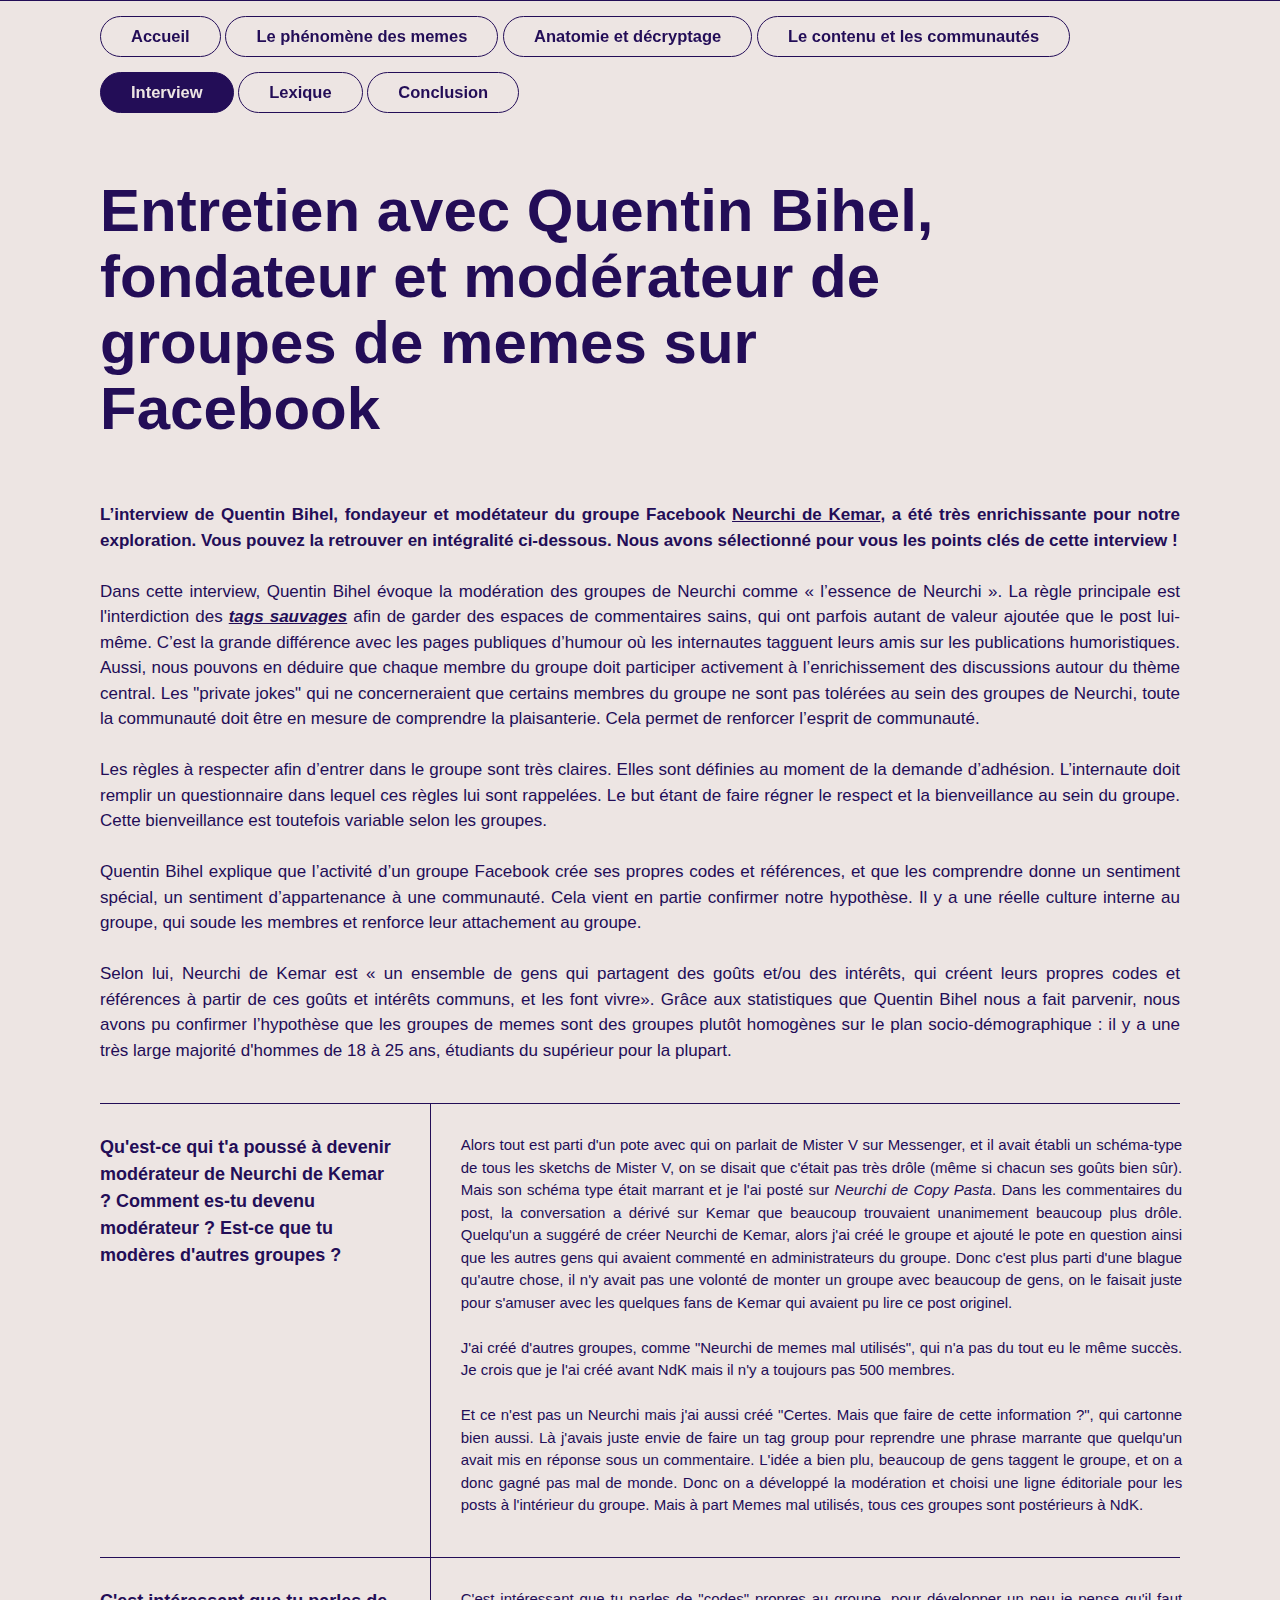
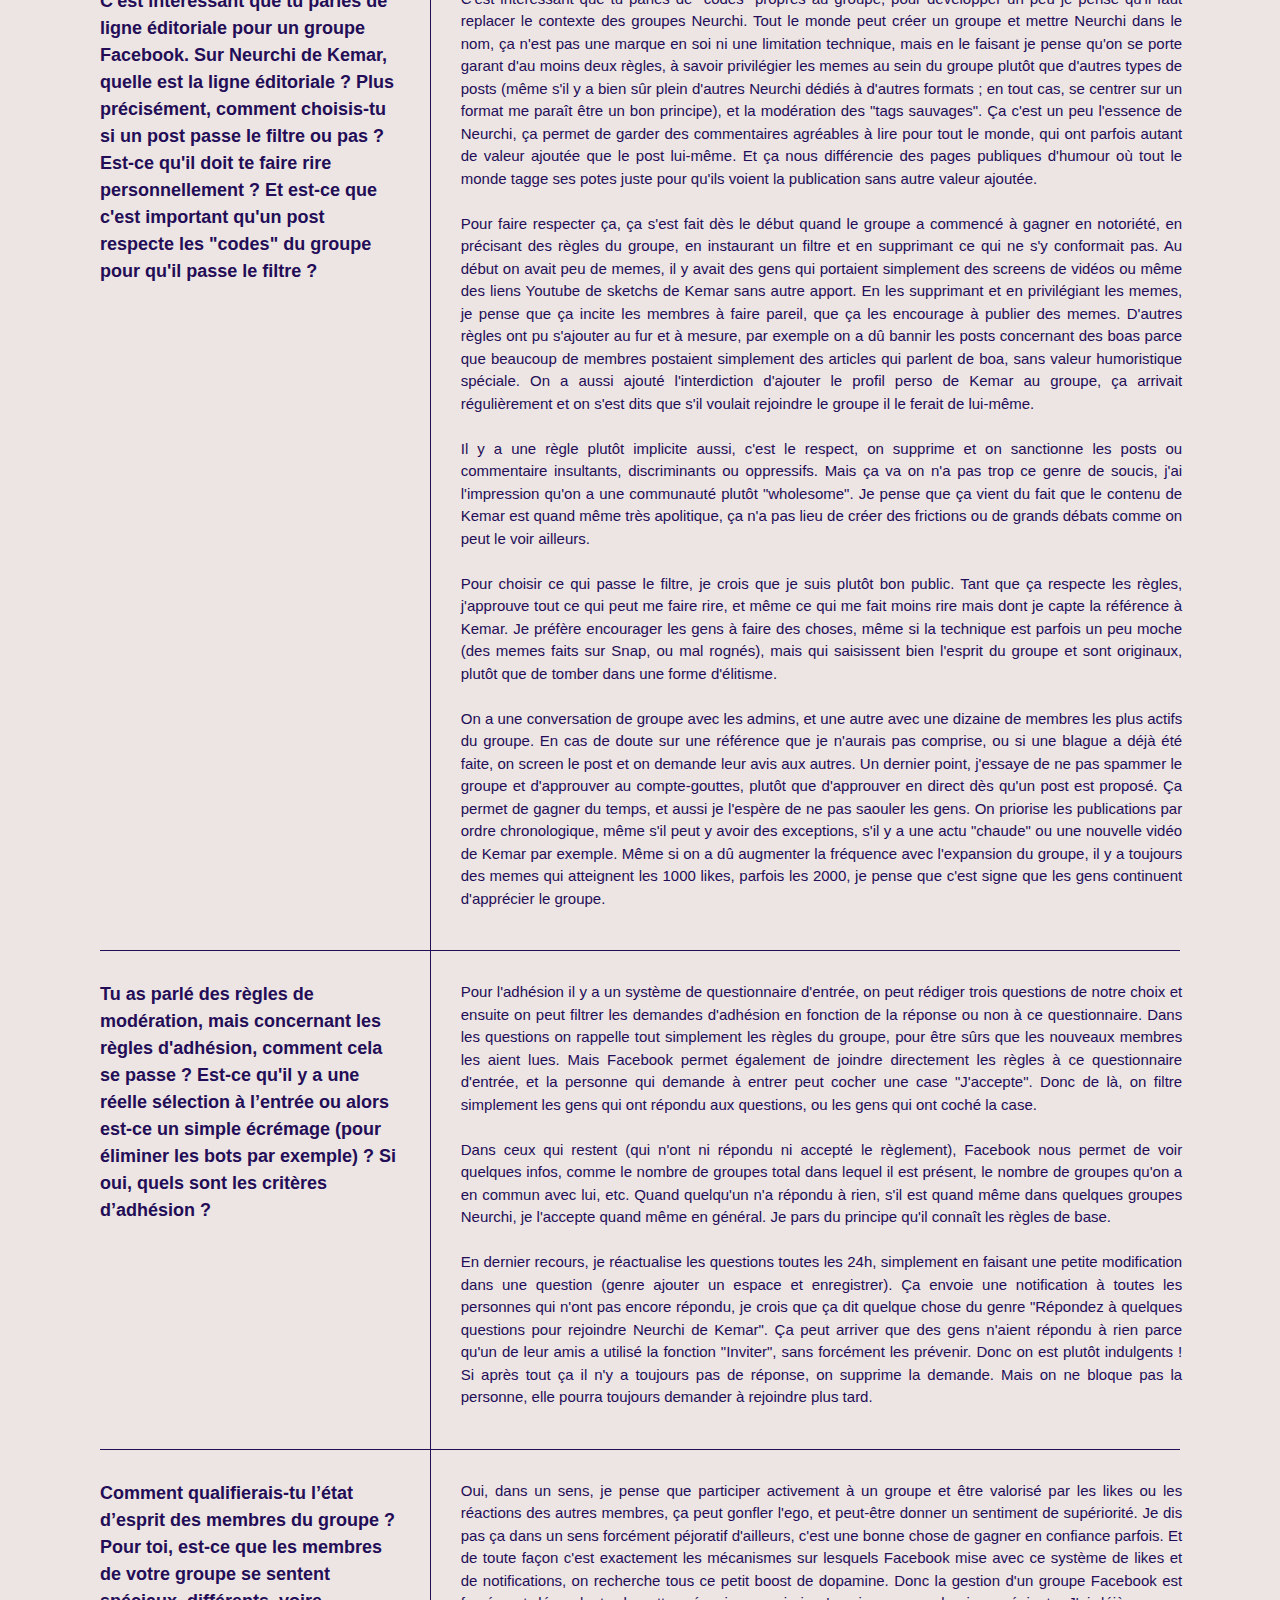
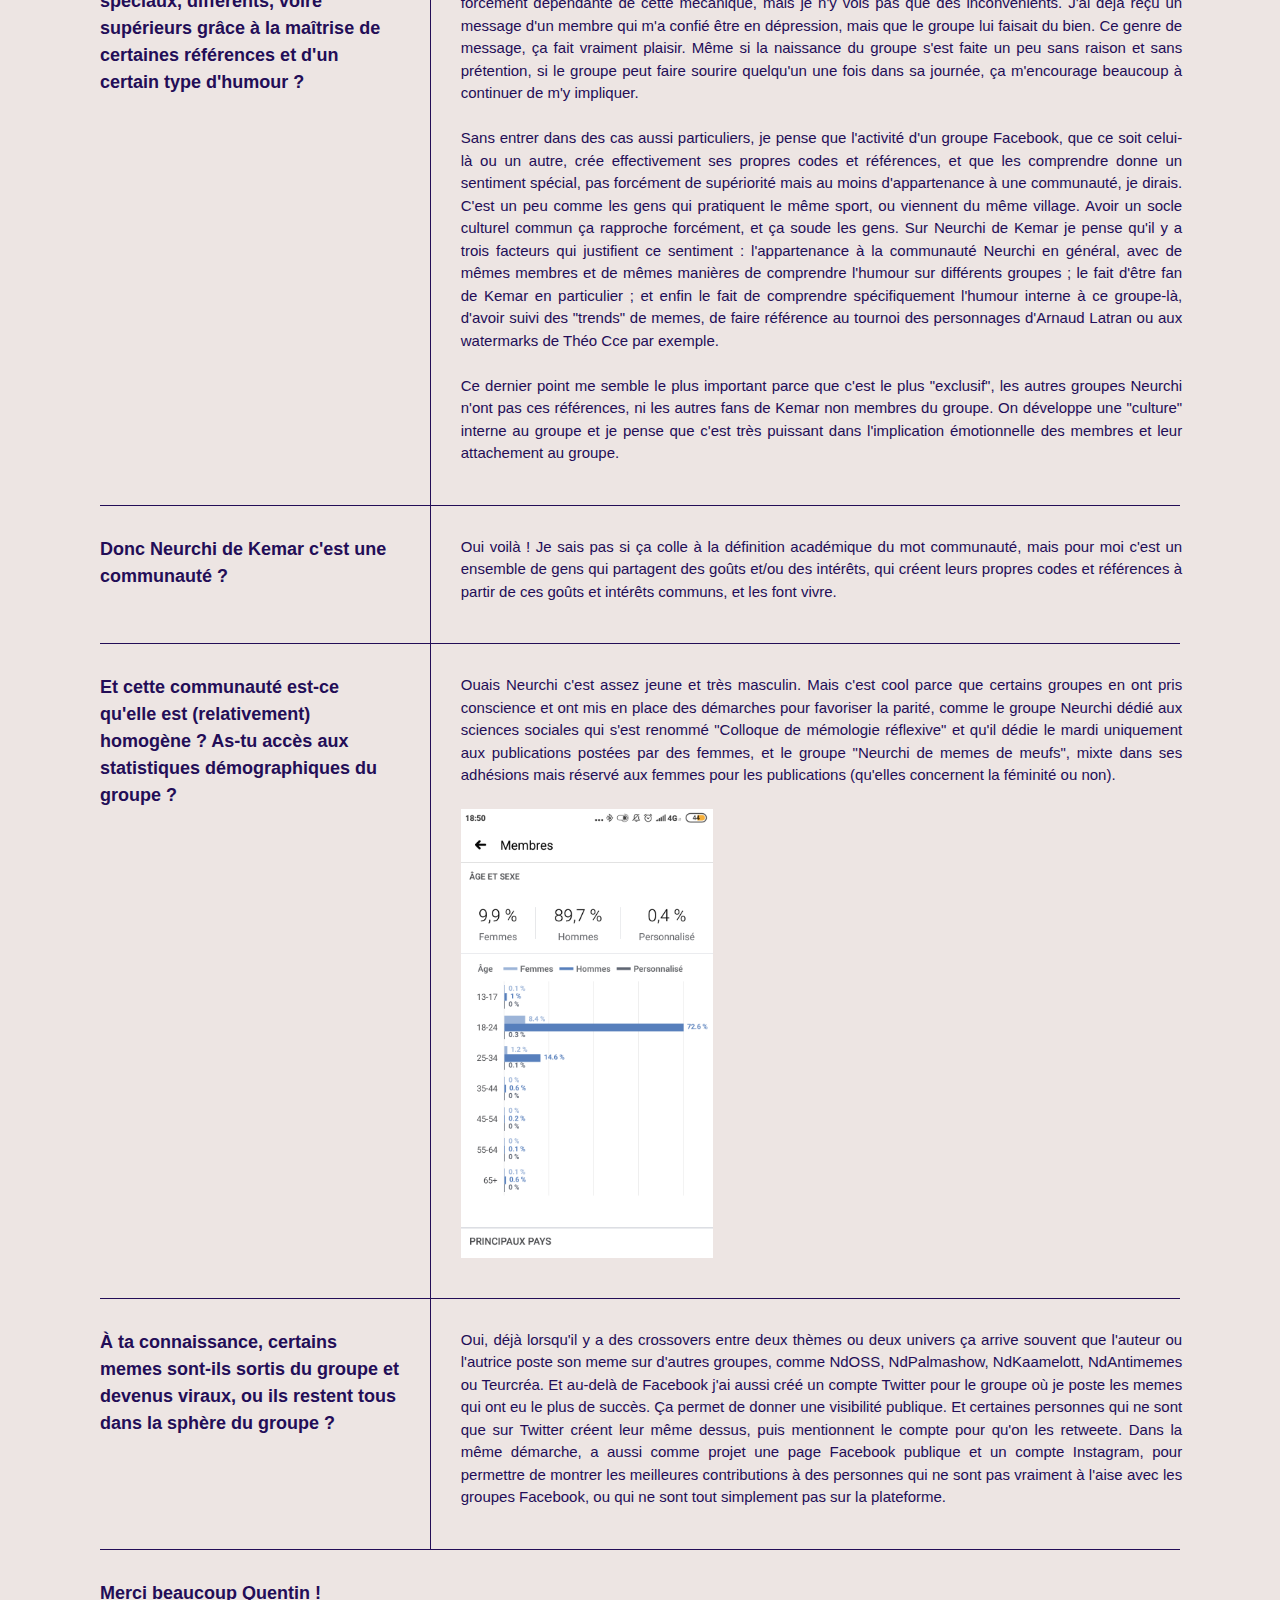
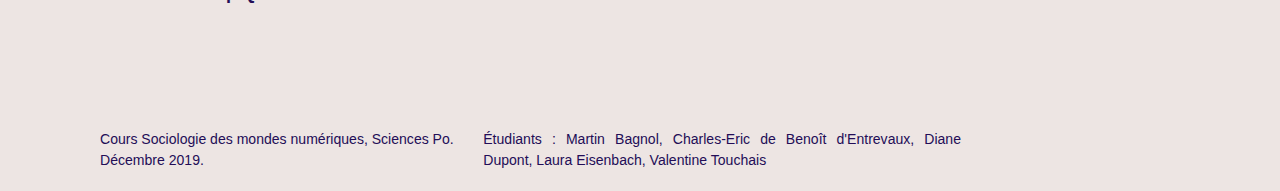
<file: interview.html>
<!DOCTYPE html>
<html lang="fr"><head>
	<link rel="icon" type="image/png" href="images/favicon.png" />
  <title>Interview</title>
  <meta charset="utf-8">
  <meta http-equiv="X-UA-Compatible" content="IE=edge">
  <meta name="viewport" content="width=device-width, initial-scale=1">
  <link rel="stylesheet" media="screen" href="https://fontlibrary.org/face/hk-grotesk" type="text/css"/>
  <link rel="stylesheet" href="main.css">
  <script type="text/javascript" src="https://code.jquery.com/jquery-2.1.3.js"></script>
  <script>
    $(function() {
      $('a[href*=#]:not([href=#])').click(function() {
      if (location.pathname.replace(/^\//,'') == this.pathname.replace(/^\//,'') && location.hostname == this.hostname) {
      var target = $(this.hash);
        target = target.length ? target : $('[name=' + this.hash.slice(1) +']');
        if (target.length) {
        $('html,body').animate({
          scrollTop: target.offset().top
        }, 1200);
        return false;
        }}});});
  </script>
</head>

<body>
<div id="nav">
  <div class="wrapper">
    <a href="index.html"><button>Accueil</button></a>
    <a href="phenomene.html"><button>Le phénomène des memes</button></a>
    <a href="anatomie.html"><button>Anatomie et décryptage</button></a>
    <a href="contenu.html"><button>Le contenu et les communautés</button></a>
    <a href="interview.html"><button id="tab_active">Interview</button></a>
    <a href="lexique.html"><button>Lexique</button></a>
    <a href="conclusions.html"><button>Conclusion</button></a>
  </div>
</div>

<main class="page-content" aria-label="Content">
  <div class="wrapper">
    <header class="post-header">
      <h1 class="post-title p-name" itemprop="name headline">Entretien avec Quentin Bihel, fondateur et modérateur de groupes de memes sur Facebook</h1>
      
      <p><b>L’interview de Quentin Bihel, fondayeur et modétateur du groupe Facebook <u><a href="https://www.facebook.com/groups/1433629466743569/">Neurchi de Kemar</a></u>, a été très enrichissante pour notre exploration. Vous pouvez la retrouver en intégralité <a href="#go_to_itw" class="scroll">ci-dessous</a>. Nous avons sélectionné pour vous les points clés de cette interview !</b>
      <br><br>
      Dans cette interview, Quentin Bihel évoque la modération des groupes de Neurchi comme « l’essence de Neurchi ». La règle principale est l'interdiction des <u><b><i><a href="lexique.html#tag">tags sauvages</a></i></b></u> afin de garder des espaces de commentaires sains, qui ont parfois autant de valeur ajoutée que le post lui-même. C’est la grande différence avec les pages publiques d’humour où les internautes tagguent leurs amis sur les publications humoristiques. Aussi, nous pouvons en déduire que chaque membre du groupe doit participer activement à l’enrichissement des discussions autour du thème central. Les "private jokes" qui ne concerneraient que certains membres du groupe ne sont pas tolérées au sein des groupes de Neurchi, toute la communauté doit être en mesure de comprendre la plaisanterie. Cela permet de renforcer l’esprit de communauté. 
      <br><br>
      Les règles à respecter afin d’entrer dans le groupe sont très claires. Elles sont définies au moment de la demande d’adhésion. L’internaute doit remplir un questionnaire dans lequel ces règles lui sont rappelées. Le but étant de faire régner le respect et la bienveillance au sein du groupe. Cette bienveillance est toutefois variable selon les groupes. 
      <br><br>
      Quentin Bihel explique que l’activité d’un groupe Facebook crée ses propres codes et références, et que les comprendre donne un sentiment spécial, un sentiment d’appartenance à une communauté. Cela vient en partie confirmer notre hypothèse. Il y a une réelle culture interne au groupe, qui soude les membres et renforce leur attachement au groupe. 
      <br><br>Selon lui, Neurchi de Kemar est « un ensemble de gens qui partagent des goûts et/ou des intérêts, qui créent leurs propres codes et références à partir de ces goûts et intérêts communs, et les font vivre». Grâce aux statistiques que Quentin Bihel nous a fait parvenir, nous avons pu confirmer l’hypothèse que les groupes de memes sont des groupes plutôt homogènes sur le plan socio-démographique : il y a une très large majorité d'hommes de 18 à 25 ans, étudiants du supérieur pour la plupart.</p>
    </header>

    <div class="post-content e-content" itemprop="articleBody" id="go_to_itw">
   
      <aside class="post-meta">
        <h4>Qu'est-ce qui t'a poussé à devenir modérateur de Neurchi de Kemar ? Comment es-tu devenu modérateur ? Est-ce que tu modères d'autres groupes ?</h4>
      </aside>

      <div class="main-post-content">
        <p>Alors tout est parti d'un pote avec qui on parlait de Mister V sur Messenger, et il avait établi un schéma-type de tous les sketchs de Mister V, on se disait que c'était pas très drôle (même si chacun ses goûts bien sûr). Mais son schéma type était marrant et je l'ai posté sur <i><a href="#">Neurchi de Copy Pasta</a></i>. Dans les commentaires du post, la conversation a dérivé sur Kemar que beaucoup trouvaient unanimement beaucoup plus drôle. Quelqu'un a suggéré de créer Neurchi de Kemar, alors j'ai créé le groupe et ajouté le pote en question ainsi que les autres gens qui avaient commenté en administrateurs du groupe. Donc c'est plus parti d'une blague qu'autre chose, il n'y avait pas une volonté de monter un groupe avec beaucoup de gens, on le faisait juste pour s'amuser avec les quelques fans de Kemar qui avaient pu lire ce post originel.
        <br><br>
        J'ai créé d'autres groupes, comme "Neurchi de memes mal utilisés", qui n'a pas du tout eu le même succès. Je crois que je l'ai créé avant NdK mais il n'y a toujours pas 500 membres.
        <br><br>
        Et ce n'est pas un Neurchi mais j'ai aussi créé "Certes. Mais que faire de cette information ?", qui cartonne bien aussi. Là j'avais juste envie de faire un tag group pour reprendre une phrase marrante que quelqu'un avait mis en réponse sous un commentaire. L'idée a bien plu, beaucoup de gens taggent le groupe, et on a donc gagné pas mal de monde. Donc on a développé la modération et choisi une ligne éditoriale pour les posts à l'intérieur du groupe. Mais à part Memes mal utilisés, tous ces groupes sont postérieurs à NdK.
        </p>
      </div>
    </div>
    <div class="post-content e-content" itemprop="articleBody" id="go_to_itw">
      <aside class="post-meta">
        <h4>C'est intéressant que tu parles de ligne éditoriale pour un groupe Facebook. Sur Neurchi de Kemar, quelle est la ligne éditoriale ? Plus précisément, comment choisis-tu si un post passe le filtre ou pas ? Est-ce qu'il doit te faire rire personnellement ? Et est-ce que c'est important qu'un post respecte les "codes" du groupe pour qu'il passe le filtre ?</h4>
      </aside>

      <div class="main-post-content">
        <p>C'est intéressant que tu parles de "codes" propres au groupe, pour développer un peu je pense qu'il faut replacer le contexte des groupes Neurchi. Tout le monde peut créer un groupe et mettre Neurchi dans le nom, ça n'est pas une marque en soi ni une limitation technique, mais en le faisant je pense qu'on se porte garant d'au moins deux règles, à savoir privilégier les memes au sein du groupe plutôt que d'autres types de posts (même s'il y a bien sûr plein d'autres Neurchi dédiés à d'autres formats ; en tout cas, se centrer sur un format me paraît être un bon principe), et la modération des "tags sauvages". Ça c'est un peu l'essence de Neurchi, ça permet de garder des commentaires agréables à lire pour tout le monde, qui ont parfois autant de valeur ajoutée que le post lui-même. Et ça nous différencie des pages publiques d'humour où tout le monde tagge ses potes juste pour qu'ils voient la publication sans autre valeur ajoutée.
        <br><br>
        Pour faire respecter ça, ça s'est fait dès le début quand le groupe a commencé à gagner en notoriété, en précisant des règles du groupe, en instaurant un filtre et en supprimant ce qui ne s'y conformait pas. Au début on avait peu de memes, il y avait des gens qui portaient simplement des screens de vidéos ou même des liens Youtube de sketchs de Kemar sans autre apport. En les supprimant et en privilégiant les memes, je pense que ça incite les membres à faire pareil, que ça les encourage à publier des memes. D'autres règles ont pu s'ajouter au fur et à mesure, par exemple on a dû bannir les posts concernant des boas parce que beaucoup de membres postaient simplement des articles qui parlent de boa, sans valeur humoristique spéciale. On a aussi ajouté l'interdiction d'ajouter le profil perso de Kemar au groupe, ça arrivait régulièrement et on s'est dits que s'il voulait rejoindre le groupe il le ferait de lui-même. 
        <br><br>
        Il y a une règle plutôt implicite aussi, c'est le respect, on supprime et on sanctionne les posts ou commentaire insultants, discriminants ou oppressifs. Mais ça va on n'a pas trop ce genre de soucis, j'ai l'impression qu'on a une communauté plutôt "wholesome". Je pense que ça vient du fait que le contenu de Kemar est quand même très apolitique, ça n'a pas lieu de créer des frictions ou de grands débats comme on peut le voir ailleurs.
        <br><br>
        Pour choisir ce qui passe le filtre, je crois que je suis plutôt bon public. Tant que ça respecte les règles, j'approuve tout ce qui peut me faire rire, et même ce qui me fait moins rire mais dont je capte la référence à Kemar. Je préfère encourager les gens à faire des choses, même si la technique est parfois un peu moche (des memes faits sur Snap, ou mal rognés), mais qui saisissent bien l'esprit du groupe et sont originaux, plutôt que de tomber dans une forme d'élitisme.
        <br><br>
        On a une conversation de groupe avec les admins, et une autre avec une dizaine de membres les plus actifs du groupe. En cas de doute sur une référence que je n'aurais pas comprise, ou si une blague a déjà été faite, on screen le post et on demande leur avis aux autres.
        Un dernier point, j'essaye de ne pas spammer le groupe et d'approuver au compte-gouttes, plutôt que d'approuver en direct dès qu'un post est proposé. Ça permet de gagner du temps, et aussi je l'espère de ne pas saouler les gens. On priorise les publications par ordre chronologique, même s'il peut y avoir des exceptions, s'il y a une actu "chaude" ou une nouvelle vidéo de Kemar par exemple.
        Même si on a dû augmenter la fréquence avec l'expansion du groupe, il y a toujours des memes qui atteignent les 1000 likes, parfois les 2000, je pense que c'est signe que les gens continuent d'apprécier le groupe.</p>
      </div>
    </div>
    <div class="post-content e-content" itemprop="articleBody" id="go_to_itw">
      <aside class="post-meta">
        <h4>Tu as parlé des règles de modération, mais concernant les règles d'adhésion, comment cela se passe ? Est-ce qu'il y a une réelle sélection à l’entrée ou alors est-ce un simple écrémage (pour éliminer les bots par exemple) ? Si oui, quels sont les critères d’adhésion ?</h4>
      </aside>

      <div class="main-post-content">
        <p>Pour l'adhésion il y a un système de questionnaire d'entrée, on peut rédiger trois questions de notre choix et ensuite on peut filtrer les demandes d'adhésion en fonction de la réponse ou non à ce questionnaire. Dans les questions on rappelle tout simplement les règles du groupe, pour être sûrs que les nouveaux membres les aient lues. Mais Facebook permet également de joindre directement les règles à ce questionnaire d'entrée, et la personne qui demande à entrer peut cocher une case "J'accepte". Donc de là, on filtre simplement les gens qui ont répondu aux questions, ou les gens qui ont coché la case.
        <br><br>
        Dans ceux qui restent (qui n'ont ni répondu ni accepté le règlement), Facebook nous permet de voir quelques infos, comme le nombre de groupes total dans lequel il est présent, le nombre de groupes qu'on a en commun avec lui, etc. Quand quelqu'un n'a répondu à rien, s'il est quand même dans quelques groupes Neurchi, je l'accepte quand même en général. Je pars du principe qu'il connaît les règles de base.
        <br><br>
        En dernier recours, je réactualise les questions toutes les 24h, simplement en faisant une petite modification dans une question (genre ajouter un espace et enregistrer). Ça envoie une notification à toutes les personnes qui n'ont pas encore répondu, je crois que ça dit quelque chose du genre "Répondez à quelques questions pour rejoindre Neurchi de Kemar". Ça peut arriver que des gens n'aient répondu à rien parce qu'un de leur amis a utilisé la fonction "Inviter", sans forcément les prévenir. Donc on est plutôt indulgents ! Si après tout ça il n'y a toujours pas de réponse, on supprime la demande. Mais on ne bloque pas la personne, elle pourra toujours demander à rejoindre plus tard.
        </p>
      </div>
    </div>
    <div class="post-content e-content" itemprop="articleBody" id="go_to_itw">
      <aside class="post-meta">
        <h4>Comment qualifierais-tu l’état d’esprit des membres du groupe ? Pour toi, est-ce que les membres de votre groupe se sentent spéciaux, différents, voire supérieurs grâce à la maîtrise de certaines références et d'un certain type d'humour ?</h4>
      </aside>

      <div class="main-post-content">
        <p>Oui, dans un sens, je pense que participer activement à un groupe et être valorisé par les likes ou les réactions des autres membres, ça peut gonfler l'ego, et peut-être donner un sentiment de supériorité. Je dis pas ça dans un sens forcément péjoratif d'ailleurs, c'est une bonne chose de gagner en confiance parfois. Et de toute façon c'est exactement les mécanismes sur lesquels Facebook mise avec ce système de likes et de notifications, on recherche tous ce petit boost de dopamine. Donc la gestion d'un groupe Facebook est forcément dépendante de cette mécanique, mais je n'y vois pas que des inconvénients. J'ai déjà reçu un message d'un membre qui m'a confié être en dépression, mais que le groupe lui faisait du bien. Ce genre de message, ça fait vraiment plaisir. Même si la naissance du groupe s'est faite un peu sans raison et sans prétention, si le groupe peut faire sourire quelqu'un une fois dans sa journée, ça m'encourage beaucoup à continuer de m'y impliquer.
        <br><br>
        Sans entrer dans des cas aussi particuliers, je pense que l'activité d'un groupe Facebook, que ce soit celui-là ou un autre, crée effectivement ses propres codes et références, et que les comprendre donne un sentiment spécial, pas forcément de supériorité mais au moins d'appartenance à une communauté, je dirais. C'est un peu comme les gens qui pratiquent le même sport, ou viennent du même village. Avoir un socle culturel commun ça rapproche forcément, et ça soude les gens. Sur Neurchi de Kemar je pense qu'il y a trois facteurs qui justifient ce sentiment : l'appartenance à la communauté Neurchi en général, avec de mêmes membres et de mêmes manières de comprendre l'humour sur différents groupes ; le fait d'être fan de Kemar en particulier ; et enfin le fait de comprendre spécifiquement l'humour interne à ce groupe-là, d'avoir suivi des "trends" de memes, de faire référence au tournoi des personnages d'Arnaud Latran ou aux watermarks de Théo Cce par exemple.
        <br><br>
        Ce dernier point me semble le plus important parce que c'est le plus "exclusif", les autres groupes Neurchi n'ont pas ces références, ni les autres fans de Kemar non membres du groupe. On développe une "culture" interne au groupe et je pense que c'est très puissant dans l'implication émotionnelle des membres et leur attachement au groupe.
        </p>
      </div>
    </div>
    <div class="post-content e-content" itemprop="articleBody" id="go_to_itw">
      <aside class="post-meta">
        <h4>Donc Neurchi de Kemar c'est une communauté ?</h4>
      </aside>

      <div class="main-post-content">
        <p>Oui voilà ! Je sais pas si ça colle à la définition académique du mot communauté, mais pour moi c'est un ensemble de gens qui partagent des goûts et/ou des intérêts, qui créent leurs propres codes et références à partir de ces goûts et intérêts communs, et les font vivre.
        </p>
      </div>
    </div>
    <div class="post-content e-content" itemprop="articleBody" id="go_to_itw">
      <aside class="post-meta">
        <h4>Et cette communauté est-ce qu'elle est (relativement) homogène ? As-tu accès aux statistiques démographiques du groupe ?</h4>
      </aside>

      <div id="stats" class="main-post-content">
        <p>Ouais Neurchi c'est assez jeune et très masculin. Mais c'est cool parce que certains groupes en ont pris conscience et ont mis en place des démarches pour favoriser la parité, comme le groupe Neurchi dédié aux sciences sociales qui s'est renommé "Colloque de mémologie réflexive" et qu'il dédie le mardi uniquement aux publications postées par des femmes, et le groupe "Neurchi de memes de meufs", mixte dans ses adhésions mais réservé aux femmes pour les publications (qu'elles concernent la féminité ou non). 
        <br><br>
        <img class="illustration-itw" src="images/stats.png">
      </p>
      </div>
    </div>
    <div class="post-content e-content" itemprop="articleBody" id="go_to_itw">
      <aside class="post-meta">
        <h4>À ta connaissance, certains memes sont-ils sortis du groupe et devenus viraux, ou ils restent tous dans la sphère du groupe ?</h4>
      </aside>

      <div class="main-post-content" style="border-bottom: 0;">
        <p>Oui, déjà lorsqu'il y a des crossovers entre deux thèmes ou deux univers ça arrive souvent que l'auteur ou l'autrice poste son meme sur d'autres groupes, comme NdOSS, NdPalmashow, NdKaamelott, NdAntimemes ou Teurcréa. Et au-delà de Facebook j'ai aussi créé un compte Twitter pour le groupe où je poste les memes qui ont eu le plus de succès. Ça permet de donner une visibilité publique. Et certaines personnes qui ne sont que sur Twitter créent leur même dessus, puis mentionnent le compte pour qu'on les retweete. Dans la même démarche, a aussi comme projet une page Facebook publique et un compte Instagram, pour permettre de montrer les meilleures contributions à des personnes qui ne sont pas vraiment à l'aise avec les groupes Facebook, ou qui ne sont tout simplement pas sur la plateforme.
        </p>
      </div>
    </div>
     <div class="post-content e-content" itemprop="articleBody" id="go_to_itw" style="">
      <aside class="post-meta" style="border-right: 0;">
        <h4>Merci beaucoup Quentin !</h4>
      </aside>
      </div>
    </div>
  </div>
</main>

<footer class="site-footer h-card">
  <div class="wrapper">
    <div class="footer-col-wrapper">
      <div class="footer-col footer-col-1">
        <p>Cours Sociologie des mondes numériques, Sciences Po.<br>Décembre 2019.</p>
      </div>
      <div class="footer-col footer-col-3">
        <p>Étudiants : Martin Bagnol, Charles-Eric de Benoît d'Entrevaux, Diane Dupont, Laura Eisenbach, Valentine Touchais</p>
      </div>
    </div>
  </div>
</footer>
</body>
</html>
</file>
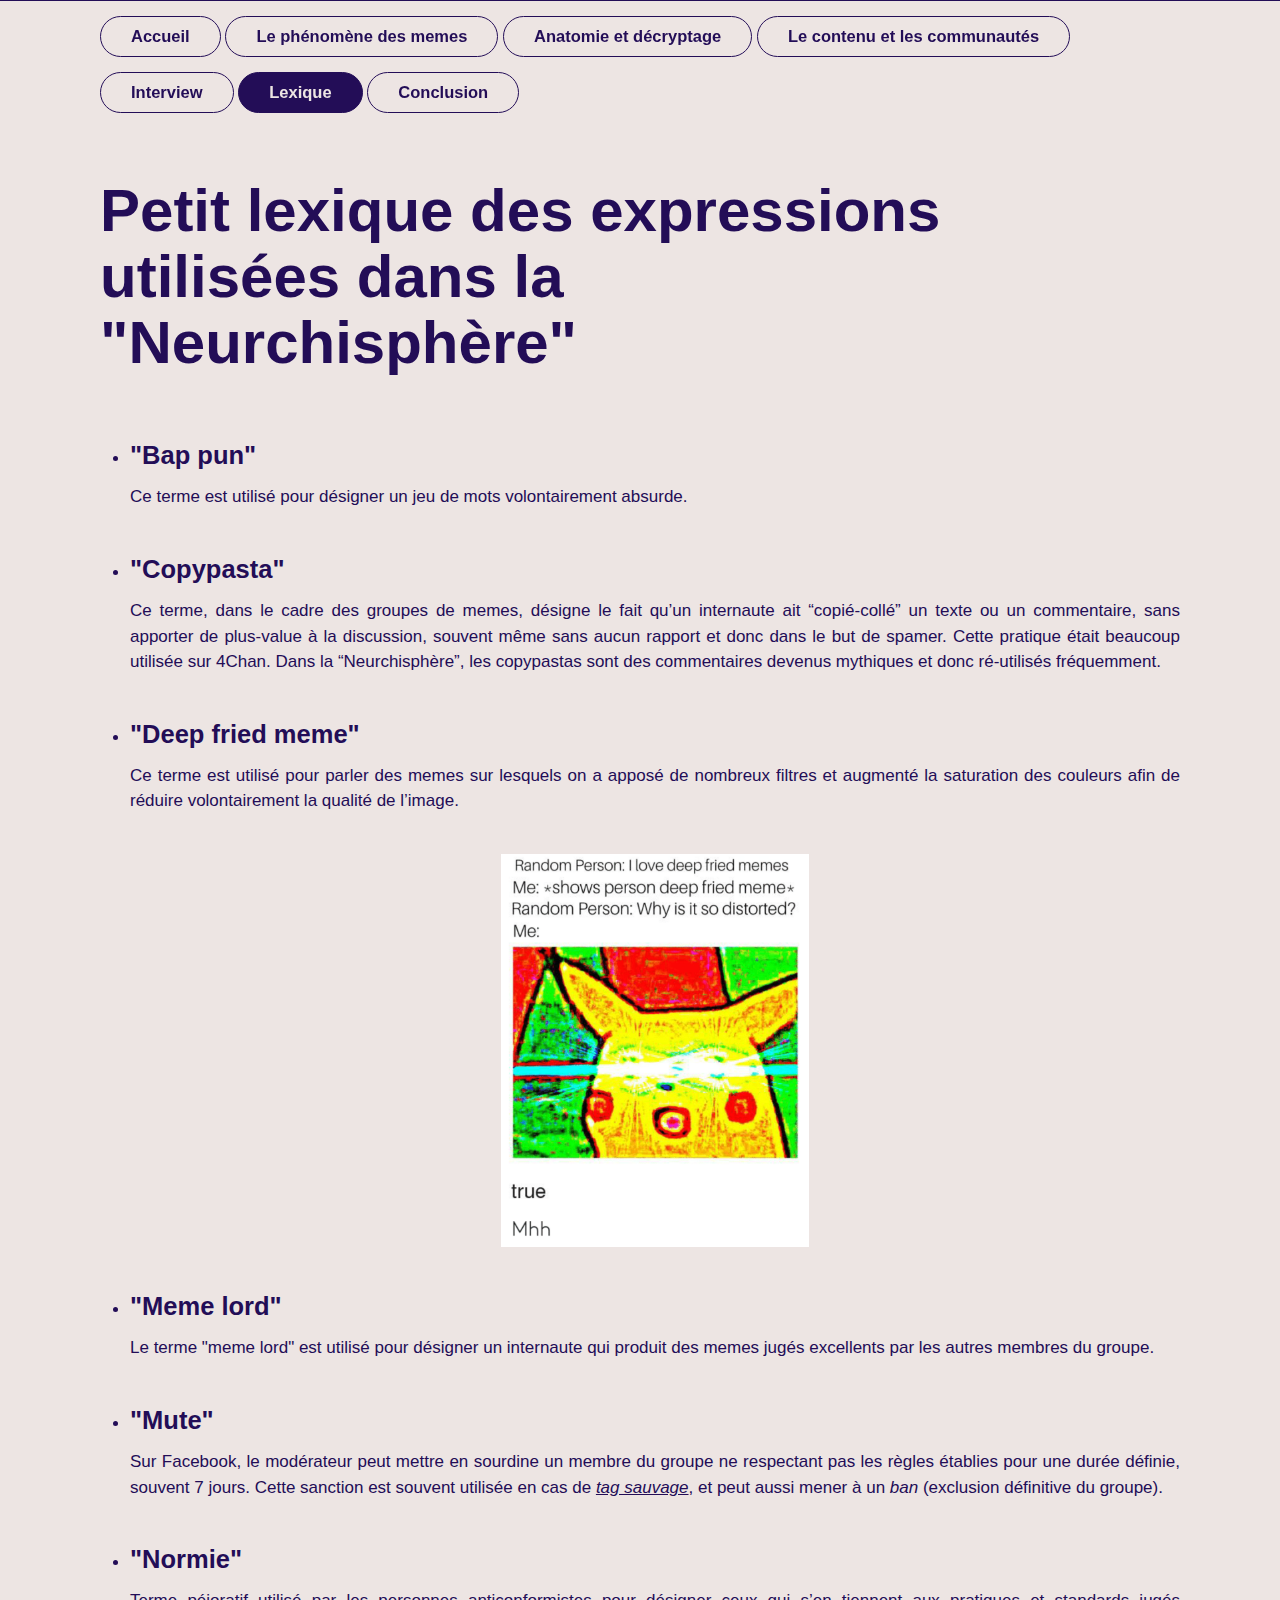
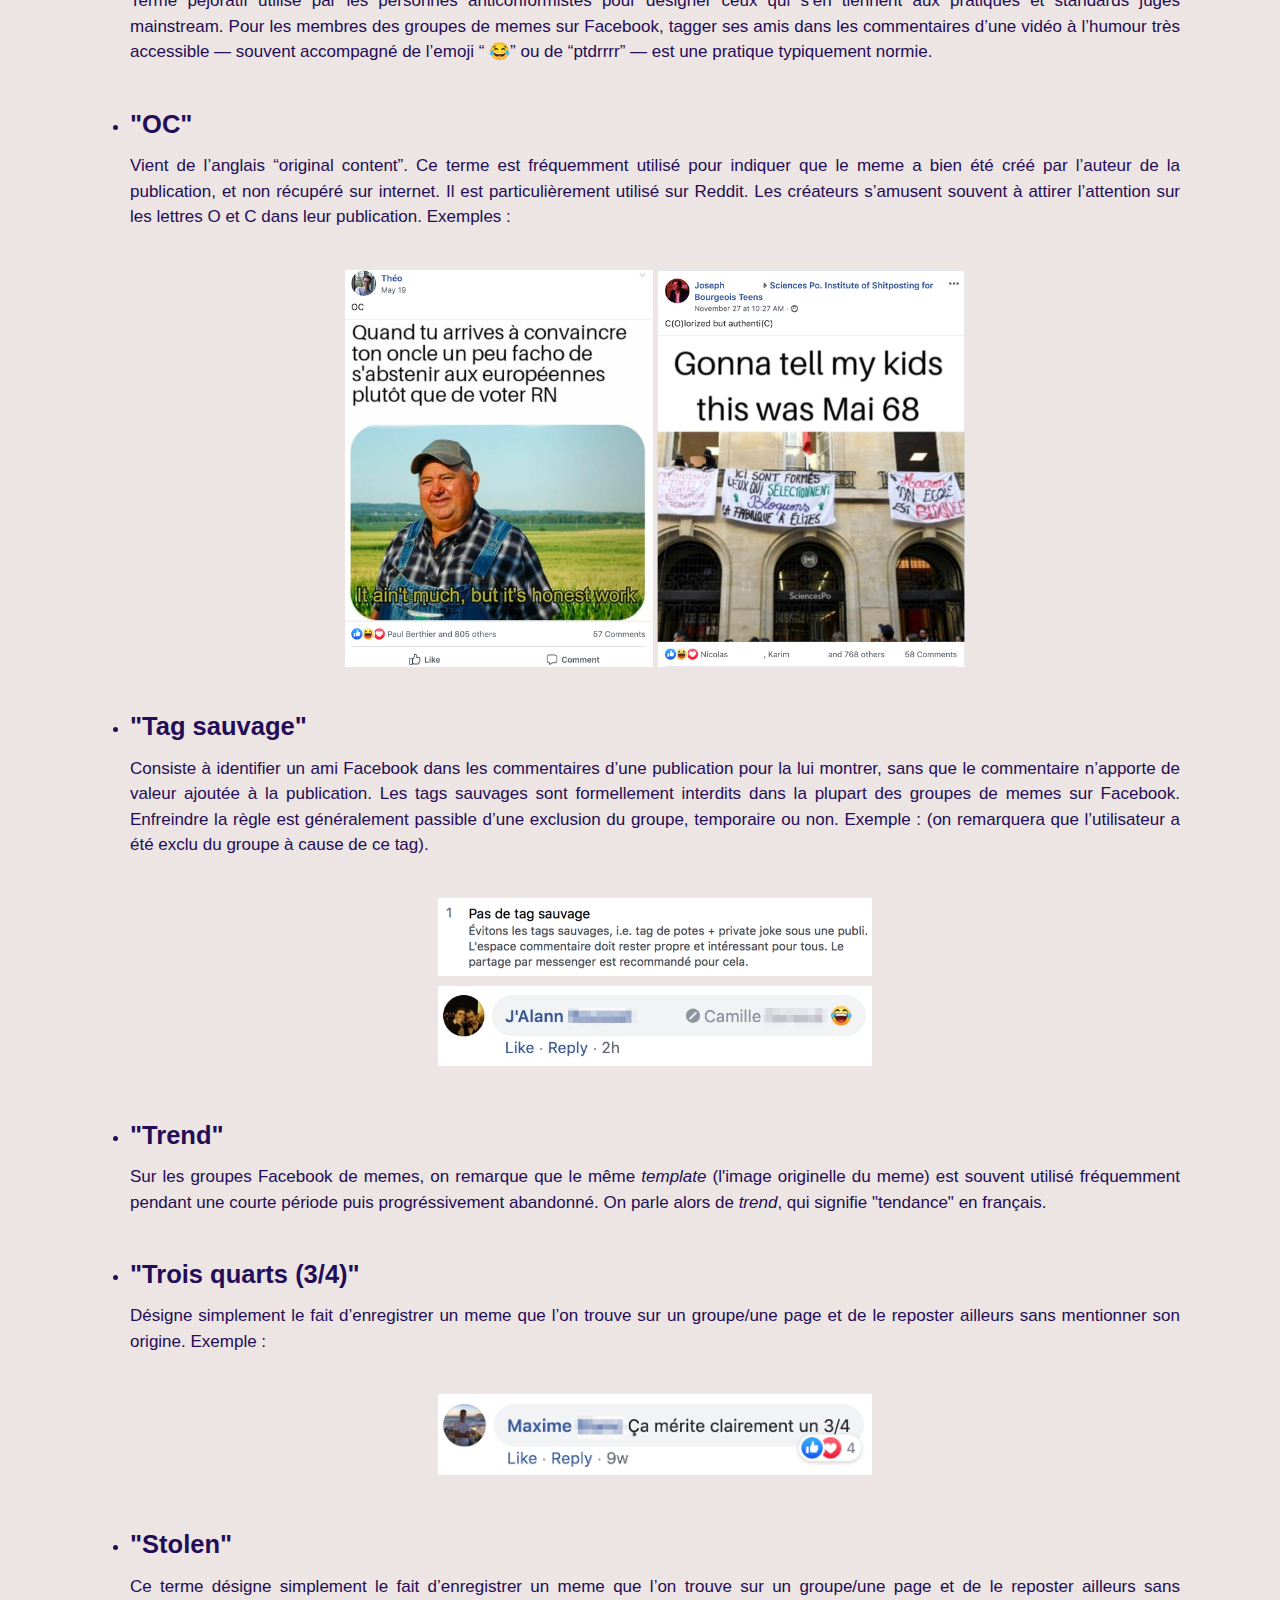
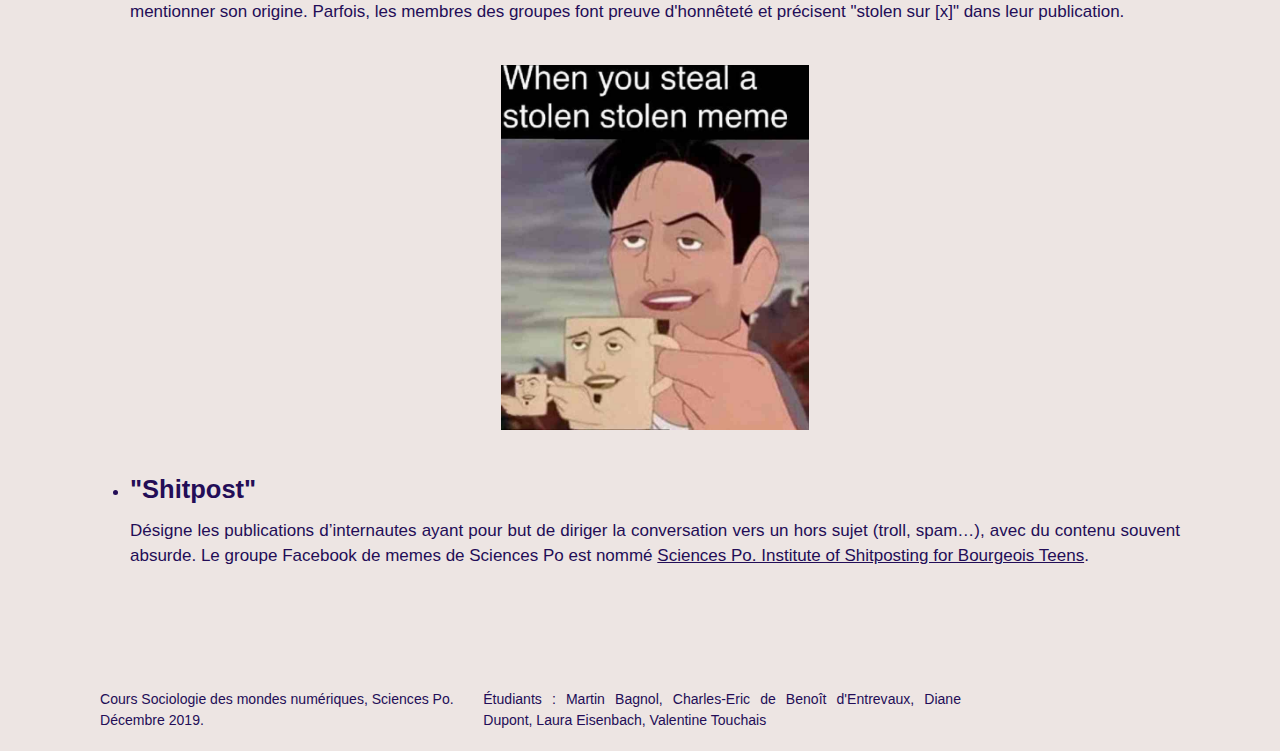
<file: lexique.html>
<!DOCTYPE html>
<html lang="fr"><head>
	<link rel="icon" type="image/png" href="images/favicon.png" />
  <title>Lexique</title>
  <meta charset="utf-8">
  <meta http-equiv="X-UA-Compatible" content="IE=edge">
  <meta name="viewport" content="width=device-width, initial-scale=1">
  <link rel="stylesheet" media="screen" href="https://fontlibrary.org/face/hk-grotesk" type="text/css"/>
  <link rel="stylesheet" href="main.css">
  <script type="text/javascript" src="https://code.jquery.com/jquery-2.1.3.js"></script>
  <script>
    $(function() {
      $('a[href*=#]:not([href=#])').click(function() {
      if (location.pathname.replace(/^\//,'') == this.pathname.replace(/^\//,'') && location.hostname == this.hostname) {
      var target = $(this.hash);
        target = target.length ? target : $('[name=' + this.hash.slice(1) +']');
        if (target.length) {
        $('html,body').animate({
          scrollTop: target.offset().top
        }, 1200);
        return false;
        }}});});
  </script>
</head>

<body>
<div id="nav">
  <div class="wrapper">
    <a href="index.html"><button>Accueil</button></a>
    <a href="phenomene.html"><button>Le phénomène des memes</button></a>
    <a href="anatomie.html"><button>Anatomie et décryptage</button></a>
    <a href="contenu.html"><button>Le contenu et les communautés</button></a>
    <a href="interview.html"><button>Interview</button></a>
    <a href="lexique.html"><button id="tab_active">Lexique</button></a>
    <a href="conclusions.html"><button>Conclusion</button></a>
  </div>
</div>

<main class="page-content" aria-label="Content">
  <div class="wrapper"> 
    <header class="post-header">
     
      <h1 class="post-title p-name" itemprop="name headline">Petit lexique des expressions utilisées dans la "Neurchisphère"</h1> 
      <p><b></b></p>
      
    </header>

    <div class="main-post-content"> 
      <ul class="lexique">
        <li> 
          <h2>"Bap pun"</h2>
          <p>Ce terme est utilisé pour désigner un jeu de mots volontairement absurde.</p>
        </li>
        <li>  
          <h2>"Copypasta"</h2>
          <span id="deepfriedmeme"></span>
          <p>Ce terme, dans le cadre des groupes de memes, désigne le fait qu’un internaute ait “copié-collé” un texte ou un commentaire, sans apporter de plus-value à la discussion, souvent même sans aucun rapport et donc dans le but de spamer. Cette pratique était beaucoup utilisée sur 4Chan. Dans la “Neurchisphère”, les copypastas sont des commentaires devenus mythiques et donc ré-utilisés fréquemment.</p>
        </li>
        <li> 
          <h2>"Deep fried meme"</h2>
          <p>Ce terme est utilisé pour parler des memes sur lesquels on a apposé de nombreux filtres et augmenté la saturation des couleurs afin de réduire volontairement la qualité de l’image.</p>
          <div class="illustration">
            <img class="vertical" src="images/deepfriedmeme.png">
          </div>
        </li>
        <li>  
          <h2>"Meme lord"</h2>
          <p>Le terme "meme lord" est utilisé pour désigner un internaute qui produit des memes jugés excellents par les autres membres du groupe.</p>
        </li> 
        <li>  
          <h2>"Mute"</h2>
          <p>Sur Facebook, le modérateur peut mettre en sourdine un membre du groupe ne respectant pas les règles établies pour une durée définie, souvent 7 jours. Cette sanction est souvent utilisée en cas de <i><u><a href="#tag">tag sauvage</a></u></i>, et peut aussi mener à un <i>ban</i> (exclusion définitive du groupe).</p>
        </li> 
        <li>
          <h2 id="oc">"Normie"</h2>
          <p>Terme péjoratif utilisé par les personnes anticonformistes pour désigner ceux qui s’en tiennent aux pratiques et standards jugés mainstream. Pour les membres des groupes de memes sur Facebook, tagger ses amis dans les commentaires d’une vidéo à l’humour très accessible — souvent accompagné de l’emoji “ 😂” ou de “ptdrrrr” — est une pratique typiquement normie.</p>
        </li>
        <li>
          <h2>"OC"</h2>
          <p>Vient de l’anglais “original content”. Ce terme est fréquemment utilisé pour indiquer que le meme a bien été créé par l’auteur de la publication, et non récupéré sur internet. Il est particulièrement utilisé sur Reddit. Les créateurs s’amusent souvent à attirer l’attention sur les lettres O et C dans leur publication. Exemples :</p>
          <div class="illustration">
            <img class="vertical" src="images/oc-1.png">
            <span id="tag"></span>
            <img class="vertical" src="images/oc-2.png">
          </div>
        </li>
        <li>
          <h2>"Tag sauvage"</h2>
          <p>Consiste à identifier un ami Facebook dans les commentaires d’une publication pour la lui montrer, sans que le commentaire n’apporte de valeur ajoutée à la publication. Les tags sauvages sont formellement interdits dans la plupart des groupes de memes sur Facebook. Enfreindre la règle est généralement passible d’une exclusion du groupe, temporaire ou non. Exemple : (on remarquera que l’utilisateur a été exclu du groupe à cause de ce tag).</p>
          <div class="illustration">
            <img class="horizontal" src="images/tag-2.png">
            <img class="horizontal" src="images/tag-1.jpg">
          </div>
        </li>
        <li>
          <h2>"Trend"</h2>
          <p>Sur les groupes Facebook de memes, on remarque que le même <i>template</i> (l'image originelle du meme) est souvent utilisé fréquemment pendant une courte période puis progréssivement abandonné. On parle alors de <i>trend</i>, qui signifie "tendance" en français.</p>
        </li>
        <li>
          <h2 id="tag">"Trois quarts (3/4)"</h2>
          <p>Désigne simplement le fait d’enregistrer un meme que l’on trouve sur un groupe/une page et de le reposter ailleurs sans mentionner son origine. Exemple :</p>
          <div class="illustration">
            <img class="horizontal" src="images/troisquart.jpg">
          </div>
        </li>
        <li>
          <h2>"Stolen"</h2>
          <p>Ce terme désigne simplement le fait d’enregistrer un meme que l’on trouve sur un groupe/une page et de le reposter ailleurs sans mentionner son origine. Parfois, les membres des groupes font preuve d'honnêteté et précisent "stolen sur [x]" dans leur publication.</p>
          <div class="illustration">
            <img class="vertical" src="images/stolen.jpg">
          </div>
        </li>
        <li>
          <h2>"Shitpost"</h2>
          <p>Désigne les publications d’internautes ayant pour but de diriger la conversation vers un hors sujet (troll, spam…), avec du contenu souvent absurde. Le groupe Facebook de memes de Sciences Po est nommé <u><a href="https://www.facebook.com/groups/584700188392865/" target="blank">Sciences Po. Institute of Shitposting for Bourgeois Teens</a></u>.</p>
        </li>
      </ul>
    </div>

  </div>
</main>

<footer class="site-footer h-card">
  <div class="wrapper">
    <div class="footer-col-wrapper">
      <div class="footer-col footer-col-1">
        <p>Cours Sociologie des mondes numériques, Sciences Po.<br>Décembre 2019.</p>
      </div>
      <div class="footer-col footer-col-3">
        <p>Étudiants : Martin Bagnol, Charles-Eric de Benoît d'Entrevaux, Diane Dupont, Laura Eisenbach, Valentine Touchais</p>
      </div>
    </div>
  </div>
</footer>
</body>
</html>
</file>
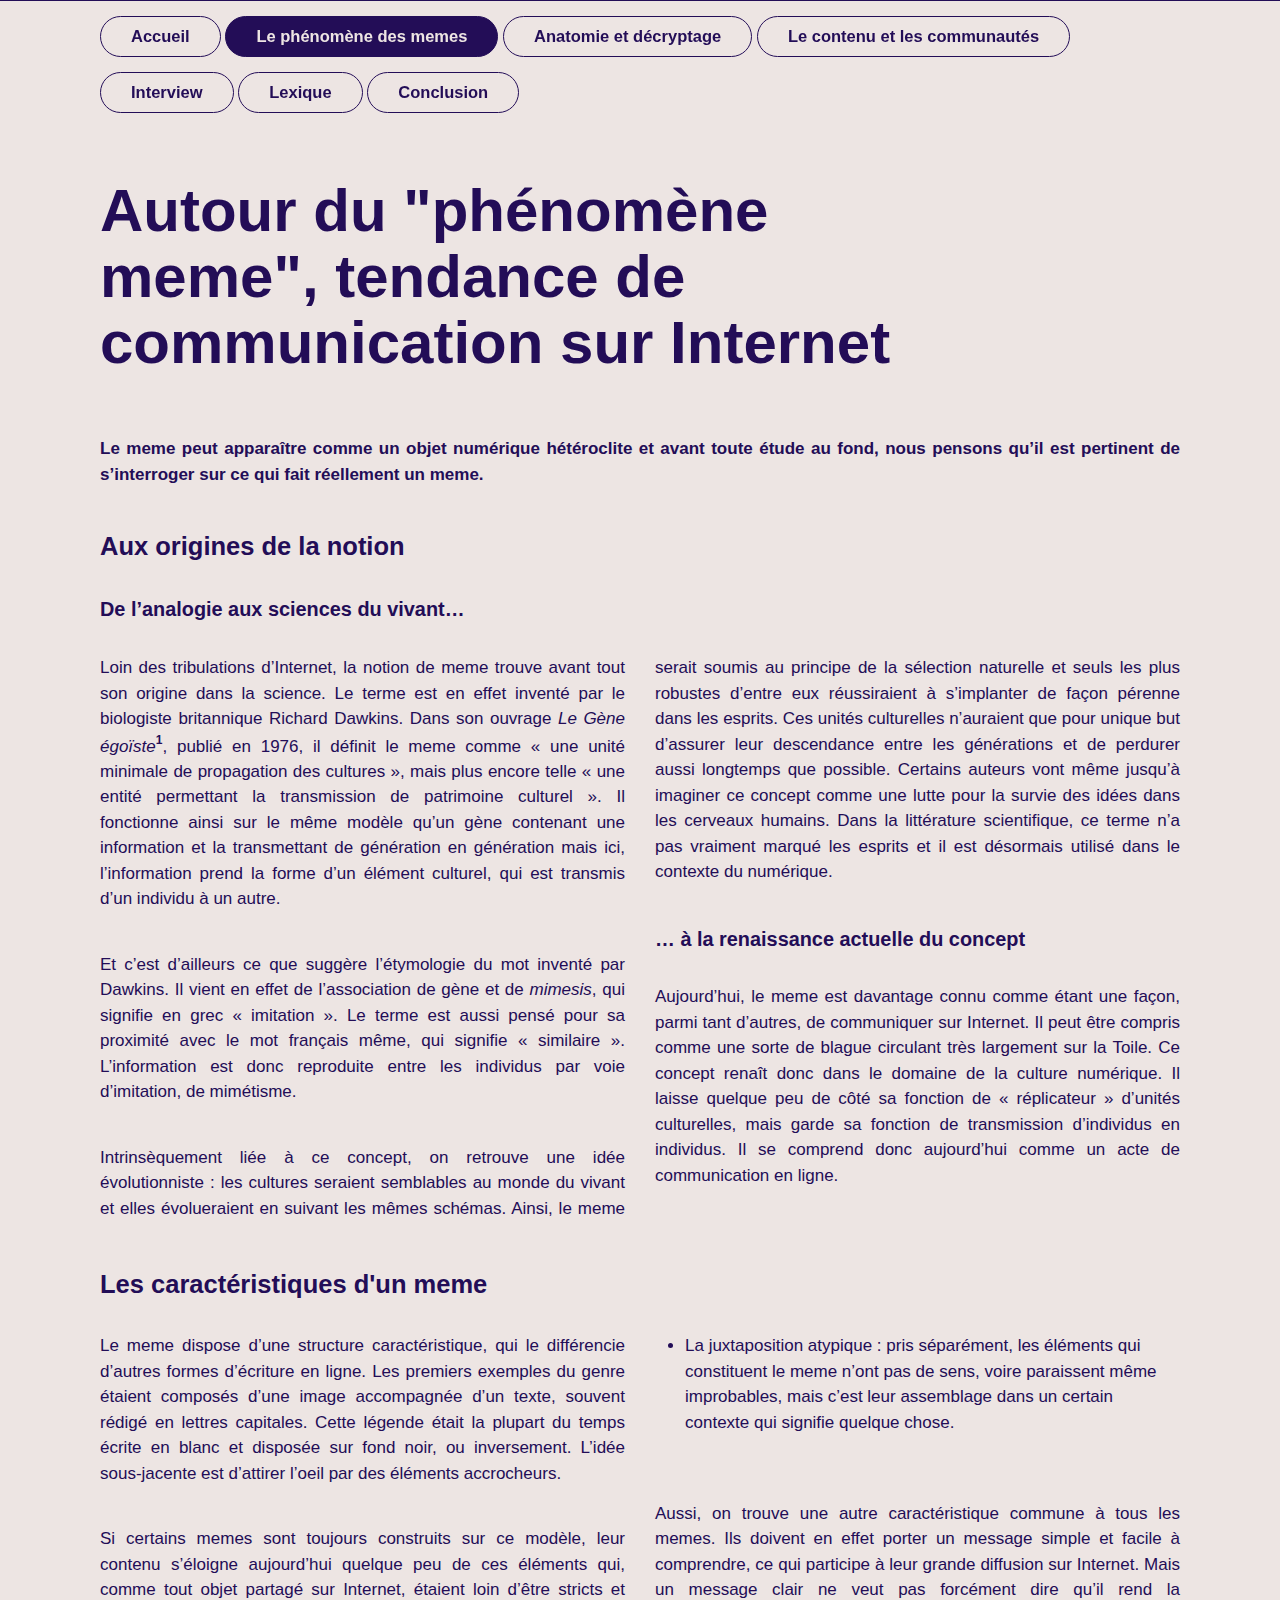
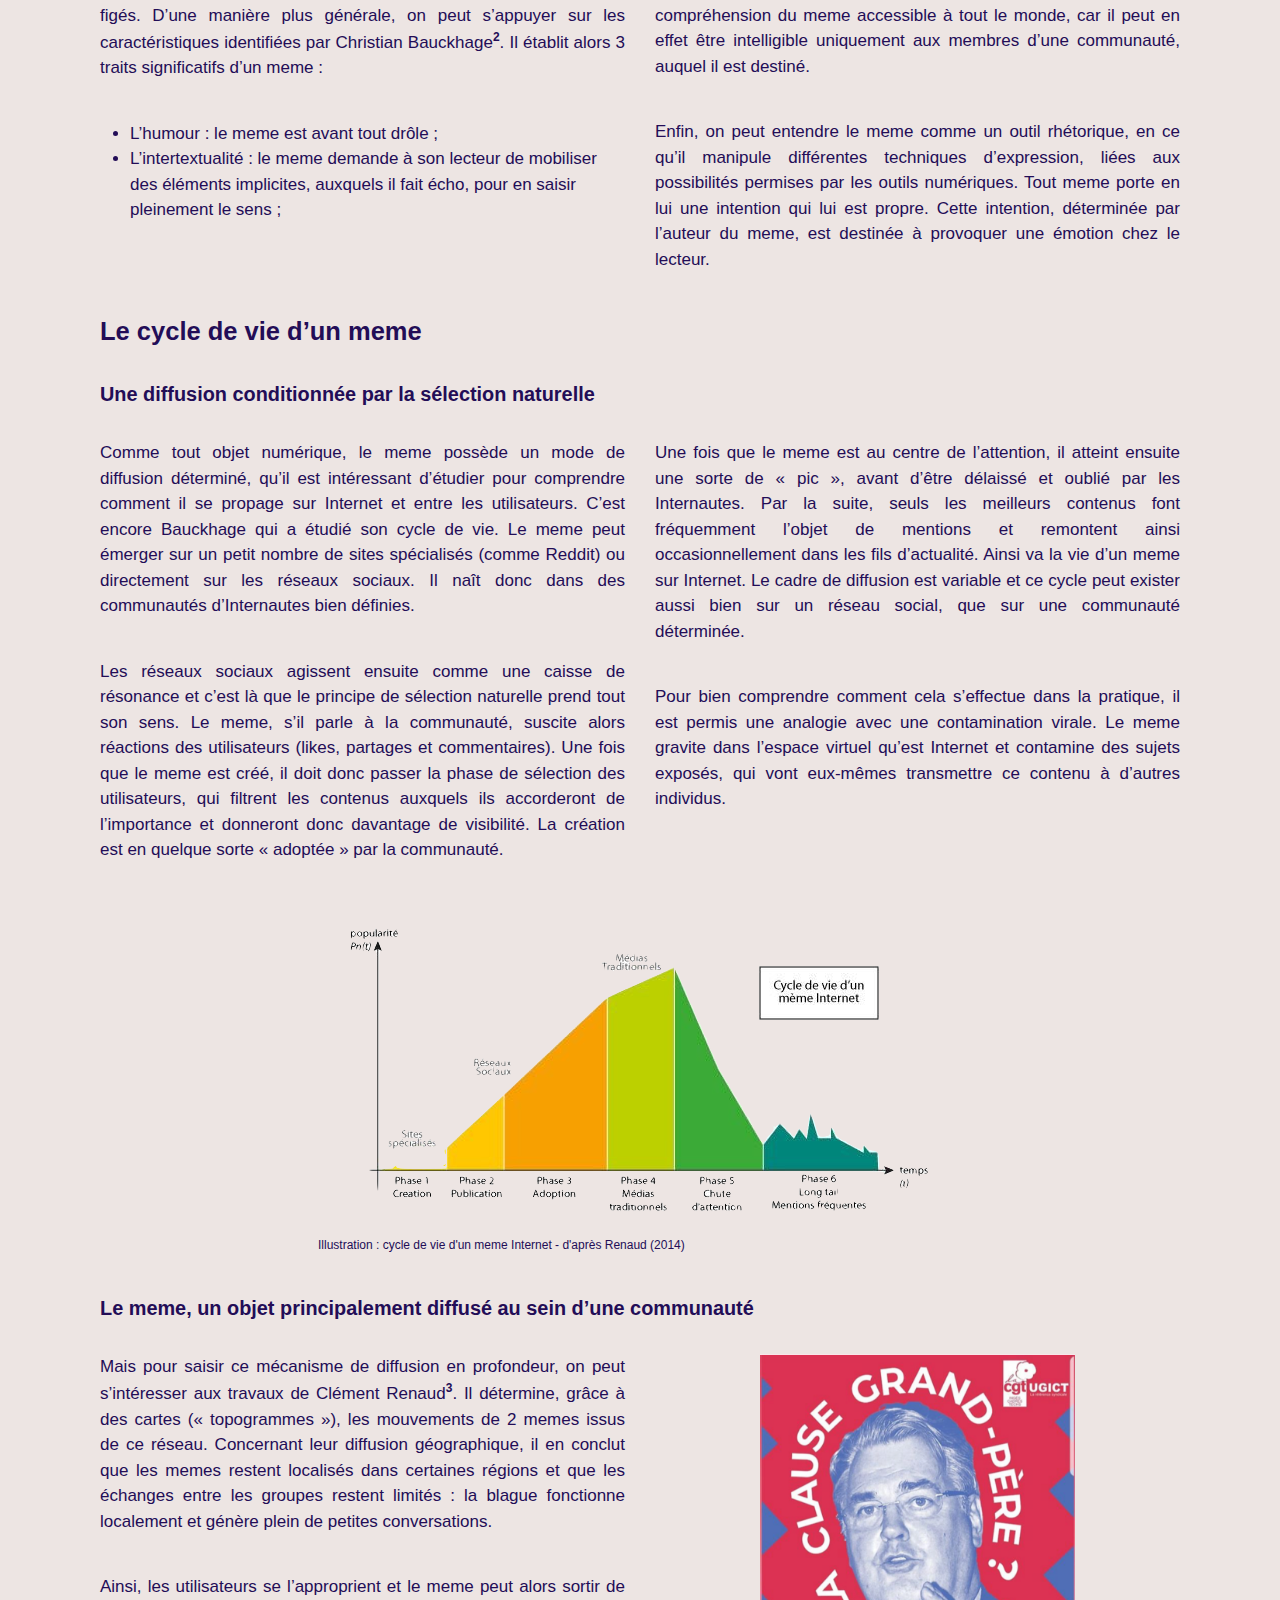
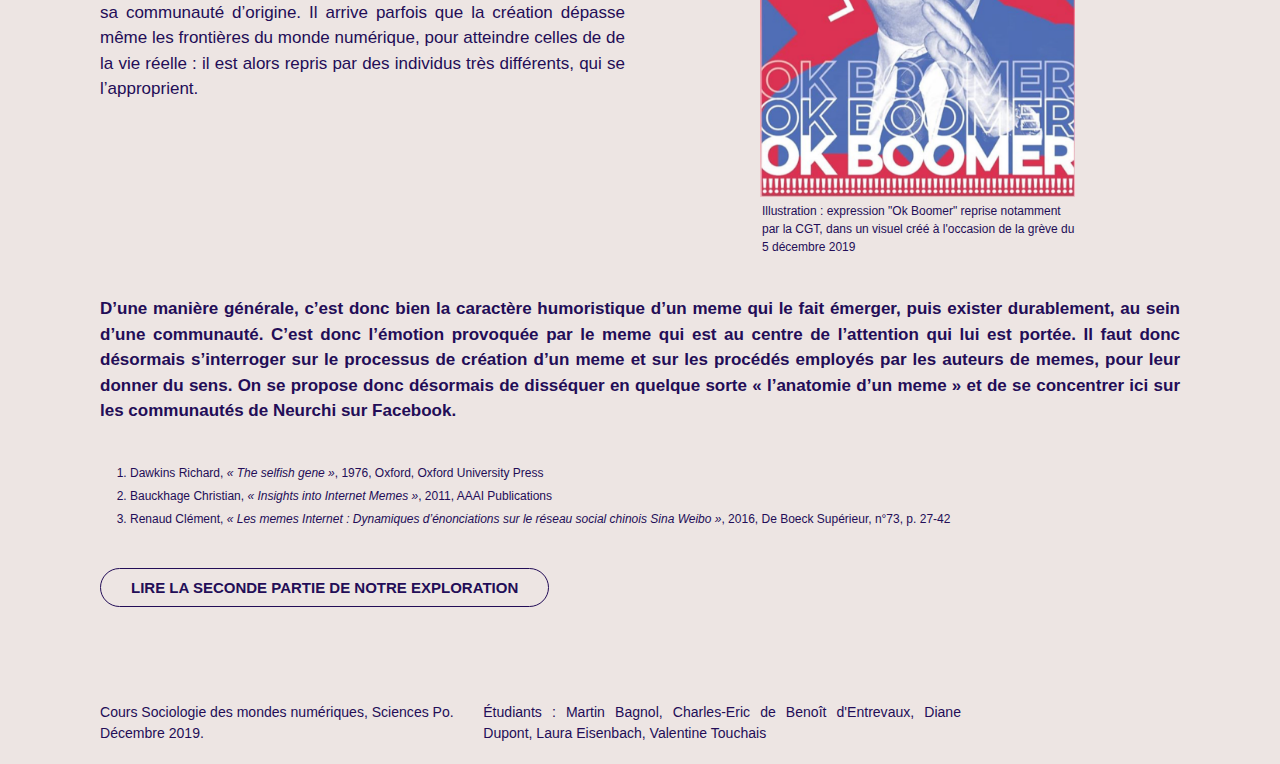
<file: phenomene.html>
<!DOCTYPE html>
<html lang="fr"><head>
	<link rel="icon" type="image/png" href="images/favicon.png" />
  <title>Le phénomène des memes</title>
  <meta charset="utf-8">
  <meta http-equiv="X-UA-Compatible" content="IE=edge">
  <meta name="viewport" content="width=device-width, initial-scale=1">
  <link rel="stylesheet" media="screen" href="https://fontlibrary.org/face/hk-grotesk" type="text/css"/>
  <link rel="stylesheet" href="main.css">
  <script type="text/javascript" src="https://code.jquery.com/jquery-2.1.3.js"></script>
  <script>
    $(function() {
      $('a[href*=#]:not([href=#])').click(function() {
      if (location.pathname.replace(/^\//,'') == this.pathname.replace(/^\//,'') && location.hostname == this.hostname) {
      var target = $(this.hash);
        target = target.length ? target : $('[name=' + this.hash.slice(1) +']');
        if (target.length) {
        $('html,body').animate({
          scrollTop: target.offset().top
        }, 1200);
        return false;
        }}});});
  </script>
</head>

<body>
<div id="nav">
  <div class="wrapper">
    <a href="index.html"><button>Accueil</button></a>
    <a href="phenomene.html"><button id="tab_active">Le phénomène des memes</button></a>
    <a href="anatomie.html"><button>Anatomie et décryptage</button></a>
    <a href="contenu.html"><button>Le contenu et les communautés</button></a>
    <a href="interview.html"><button>Interview</button></a>
    <a href="lexique.html"><button>Lexique</button></a>
    <a href="conclusions.html"><button>Conclusion</button></a>
  </div>
</div>

<main class="page-content" aria-label="Content">
  <div class="wrapper">
    <header class="post-header">
      <h1 class="post-title p-name" itemprop="name headline">Autour  du  "phénomène meme",  tendance  de  communication  sur Internet</h1>
      <p><b>Le meme peut apparaître comme un objet numérique hétéroclite et avant toute étude au fond, nous pensons qu’il est pertinent de s’interroger sur ce qui fait réellement un meme.</b></p>
    </header>
   
    <div class="main-post-content">

      <h2><b>Aux origines  de  la  notion</b></h2>
      <h3><b>De l’analogie  aux sciences  du  vivant…</b></h3>  

      <div class="double-colonnes">  
        <p>Loin des tribulations d’Internet, la notion de meme trouve avant tout son origine dans la science. Le terme est en effet inventé par le biologiste britannique Richard Dawkins. Dans son ouvrage <i>Le Gène égoïste</i><a href="#fnref1"><sup>1</sup></a>, publié en 1976, il définit le meme comme « une unité minimale de propagation des cultures », mais plus encore telle « une entité permettant la transmission de patrimoine culturel ». Il fonctionne ainsi sur le même modèle qu’un gène contenant une information et la transmettant de génération en génération mais ici, l’information prend la forme d’un élément culturel, qui est transmis d’un individu à un autre.</p>
     <!-- <div class="illustration"><img src="images/dawkins.jpg"></div>-->
        <p>Et c’est d’ailleurs ce que suggère l’étymologie du mot inventé par Dawkins. Il vient en effet de l’association de gène et de <i>mimesis</i>, qui signifie en grec « imitation ». Le terme est aussi pensé pour sa proximité avec le mot français même, qui signifie « similaire ». L’information est donc reproduite entre les individus par voie d’imitation, de mimétisme.</p>
        <p>Intrinsèquement liée à ce concept, on retrouve une idée évolutionniste : les cultures seraient semblables au monde du vivant et elles évolueraient en suivant les mêmes schémas. Ainsi, le meme serait soumis au principe de la sélection naturelle et seuls les plus robustes d’entre eux réussiraient à s’implanter de façon pérenne dans les esprits. Ces unités culturelles n’auraient que pour unique but d’assurer leur descendance entre les générations et de perdurer aussi longtemps que possible. Certains auteurs vont même jusqu’à imaginer ce concept comme une lutte pour la survie des idées dans les cerveaux humains. Dans la littérature scientifique, ce terme n’a pas vraiment marqué les esprits et il est désormais utilisé dans le contexte du numérique.</p>
        <h3><b>… à la renaissance actuelle du concept</b></h3>
        <p>Aujourd’hui, le meme est davantage connu comme étant une façon, parmi tant d’autres, de communiquer sur Internet. Il peut être compris comme une sorte de blague circulant très largement sur la Toile. Ce concept renaît donc dans le domaine de la culture numérique. Il laisse quelque peu de côté sa fonction de « réplicateur » d’unités culturelles, mais garde sa fonction de transmission d’individus en individus. Il se comprend donc aujourd’hui comme un acte de communication en ligne.</p>
      </div>

      <h2><b>Les caractéristiques d'un meme</b></h2>

      <div class="double-colonnes">  
        <p>Le meme dispose d’une structure caractéristique, qui le différencie d’autres formes d’écriture en ligne. Les premiers exemples du genre étaient composés d’une image accompagnée d’un texte, souvent rédigé en lettres capitales. Cette légende était la plupart du temps écrite en blanc et disposée sur fond noir, ou inversement. L’idée sous-jacente est d’attirer l’oeil par des éléments accrocheurs.</p>
        <p>Si certains memes sont toujours construits sur ce modèle, leur contenu s’éloigne aujourd’hui quelque peu de ces éléments qui, comme tout objet partagé sur Internet, étaient loin d’être stricts et figés. D’une manière plus générale, on peut s’appuyer sur les caractéristiques identifiées par Christian Bauckhage<a href="#fnref1"><sup>2</sup></a>. Il établit alors 3 traits significatifs d’un meme : </p>
        <p><ul>
          <li>L’humour : le meme est avant tout drôle ;<br></li>
          <li>L’intertextualité : le meme demande à son lecteur de mobiliser des éléments implicites, auxquels il fait écho, pour en saisir pleinement le sens ;<br></li>
          <li>La juxtaposition atypique : pris séparément, les éléments qui constituent le meme n’ont pas de sens, voire paraissent même improbables, mais c’est leur assemblage dans un certain contexte qui signifie quelque chose.</li><br>
        </ul></p>
        <p>Aussi, on trouve une autre caractéristique commune à tous les memes. Ils doivent en effet porter un message simple et facile à comprendre, ce qui participe à leur grande diffusion sur Internet. Mais un message clair ne veut pas forcément dire qu’il rend la compréhension du meme accessible à tout le monde, car il peut en effet être intelligible uniquement aux membres d’une communauté, auquel il est destiné.</p>
        <p>Enfin, on peut entendre le meme comme un outil rhétorique, en ce qu’il manipule différentes techniques d’expression, liées aux possibilités permises par les outils numériques. Tout meme porte en lui une intention qui lui est propre. Cette intention, déterminée par l’auteur du meme, est destinée à provoquer une émotion chez le lecteur.</p> 
      </div>

      <h2><b>Le cycle de vie d’un meme</b></h2>
      <h3><b>Une diffusion conditionnée par la sélection naturelle</b></h3>  

      <div class="double-colonnes">
        <p>Comme tout objet numérique, le meme possède un mode de diffusion déterminé, qu’il est intéressant d’étudier pour comprendre comment il se propage sur Internet et entre les utilisateurs. C’est encore Bauckhage qui a étudié son cycle de vie. Le meme peut émerger sur un petit nombre de sites spécialisés (comme Reddit) ou directement sur les réseaux sociaux. Il naît donc dans des communautés d’Internautes bien définies.</p>
        <p>Les réseaux sociaux agissent ensuite comme une caisse de résonance et c’est là que le principe de sélection naturelle prend tout son sens. Le meme, s’il parle à la communauté, suscite alors réactions des utilisateurs (likes, partages et commentaires). Une fois que le meme est créé, il doit donc passer la phase de sélection des utilisateurs, qui filtrent les contenus auxquels ils accorderont de l’importance et donneront donc davantage de visibilité. La création est en quelque sorte « adoptée » par la communauté.</p>
        <p>Une fois que le meme est au centre de l’attention, il atteint ensuite une sorte de « pic », avant d’être délaissé et oublié par les Internautes. Par la suite, seuls les meilleurs contenus font fréquemment l’objet de mentions et remontent ainsi occasionnellement dans les fils d’actualité. Ainsi va la vie d’un meme sur Internet. Le cadre de diffusion est variable et ce cycle peut exister aussi bien sur un réseau social, que sur une communauté déterminée.</p>
        <p>Pour bien comprendre comment cela s’effectue dans la pratique, il est permis une analogie avec une contamination virale. Le meme gravite dans l’espace virtuel qu’est Internet et contamine des sujets exposés, qui vont eux-mêmes transmettre ce contenu à d’autres individus.</p>
      </div>

      <div class="illustration"><img src="images/cycle.png"><p>Illustration : cycle de vie d'un meme Internet - d'après Renaud (2014)</div> 

      <h3><b>Le meme, un objet principalement diffusé au sein d’une communauté</b></h3>  

      <div class="double-colonnes">
        <p>Mais pour saisir ce mécanisme de diffusion en profondeur, on peut s’intéresser aux travaux de Clément Renaud<a href="#fnref1"><sup>3</sup></a>. Il détermine, grâce à des cartes (« topogrammes »), les mouvements de 2 memes issus de ce réseau. Concernant leur diffusion géographique, il en conclut que les memes restent localisés dans certaines régions et que les échanges entre les groupes restent limités : la blague fonctionne localement et génère plein de petites conversations.</p>
        <p>Ainsi, les utilisateurs se l’approprient et le meme peut alors sortir de sa communauté d’origine. Il arrive parfois que la création dépasse même les frontières du monde numérique, pour atteindre celles de de la vie réelle : il est alors repris par des individus très différents, qui se l’approprient.</p> 
        <div class="illustration"><img class="vertical-double" src="images/boomer.png"><p>Illustration : expression "Ok Boomer" reprise notamment par la CGT, dans un visuel créé à l'occasion de la grève du 5 décembre 2019</p></div>
      </div>
      <p><b>D’une manière générale, c’est donc bien la caractère humoristique d’un meme qui le fait émerger, puis exister durablement, au sein d’une communauté. C’est donc l’émotion provoquée par le meme qui est au centre de l’attention qui lui est portée. Il faut donc désormais s’interroger sur le processus de création d’un meme et sur les procédés employés par les auteurs de memes, pour leur donner du sens. On se propose donc désormais de disséquer en quelque sorte « l’anatomie d’un meme » et de se concentrer ici sur les communautés de Neurchi sur Facebook.</b></p>  
   

     <div class="footnotes">
        <ol>
          <li id="fn:1">
            <p style="margin-bottom: 5px;" id="fnref1">Dawkins Richard, <i>« The selfish gene »</i>, 1976, Oxford, Oxford University Press</p>
         </li>
         <li id="fn:1">
            <p style="margin-bottom: 5px;">Bauckhage Christian, <i>« Insights into Internet Memes »</i>, 2011, AAAI Publications</p>
         </li>
         <li id="fn:1">
            <p>Renaud Clément, <i>« Les memes Internet : Dynamiques d’énonciations sur le réseau social chinois Sina Weibo »</i>, 2016, De Boeck Supérieur, n°73, p. 27-42</p>
         </li>
        </ol>
      </div>

    </div>

    <a href="anatomie.html"><button>Lire la seconde partie de notre exploration</button></a>  

  </div>
</main>

<footer class="site-footer h-card">
  <div class="wrapper">
    <div class="footer-col-wrapper">
      <div class="footer-col footer-col-1">
        <p>Cours Sociologie des mondes numériques, Sciences Po.<br>Décembre 2019.</p>
      </div>
      <div class="footer-col footer-col-3">
        <p>Étudiants : Martin Bagnol, Charles-Eric de Benoît d'Entrevaux, Diane Dupont, Laura Eisenbach, Valentine Touchais</p>
      </div>
    </div>
  </div>
</footer>
</body>
</html>
</file>
<file: main.css>
@charset "UTF-8";

body, h1, h2, h3, h4, h5, h6, p, blockquote, pre, hr, dl, dd, ol, ul, figure { margin: 0; padding: 0; }

sup { font-size: 12px; font-family: "HK Grotesk", "Helvetica", "Arial", serif; font-weight: 700;}

button { background: #ede5e3; padding: 10px 30px; border-radius: 30px; border: 1px solid #230d57; color: #230d57; font-family: "Duospace", -apple-system, BlinkMacSystemFont, "Segoe UI", Roboto, Helvetica, Arial, sans-serif, "Apple Color Emoji", "Segoe UI Emoji", "Segoe UI Symbol"; font-size: 15px; font-weight: bold; text-transform: uppercase; transition: all .3s ease; margin-bottom: 15px; }

button:hover { cursor: pointer; background: #230d57; color: #ede5e3; }

/** Basic styling */
body { font: normal 17px/1.5 "Duospace", -apple-system, BlinkMacSystemFont, "Segoe UI", Roboto, Helvetica, Arial, sans-serif, "Apple Color Emoji", "Segoe UI Emoji", "Segoe UI Symbol"; color: #230d57; background-color: #ede5e3; -webkit-text-size-adjust: 100%; -webkit-font-feature-settings: "kern" 1; -moz-font-feature-settings: "kern" 1; -o-font-feature-settings: "kern" 1; font-feature-settings: "kern" 1; font-kerning: normal; display: flex; min-height: 100vh; flex-direction: column; }

/** Set `margin-bottom` to maintain vertical rhythm */
h1, h2, h3, h4, h5, h6, p, blockquote, pre, *ul, ol, dl, figure, .highlight { margin-bottom: 30px; }

p { text-align: justify; }

/** `main` element */
main { display: block; }

/** Images */
img { max-width: 100%; vertical-align: middle; }

/** Figures */
figure > img { display: block; }

figcaption { font-size: 15px; }

/** Lists */
ul, ol { margin-left: 30px; }

li > ul, li > ol { margin-bottom: 0; }

/** Headings */
h1, h2, h3, h4, h5, h6 { color: #230d57; font-family: "HK Grotesk", "Helvetica", "Arial", serif; font-weight: 400; }

/** Links */
a { color: #230d57; text-decoration: none; }

a:visited { color: #230d57; }

a:hover { color: #230d57; text-decoration: underline; }

/** Blockquotes */
blockquote { font-size: 19.5px; font-style: italic; }

blockquote > :last-child { margin-bottom: 0; }

/** Code formatting */
pre, code { font-size: 14.0625px; border: 1px solid #fff5ec; border-radius: 3px; background-color: #eef; }

code { padding: 1px 5px; }

pre { padding: 8px 12px; overflow-x: auto; }

pre > code { border: 0; padding-right: 0; padding-left: 0; }

/** Wrapper */
.wrapper { max-width: -webkit-calc(1140px - (30px * 2)); max-width: calc(1140px - (30px * 2)); margin-right: auto; margin-left: auto; padding-right: 30px; padding-left: 30px; }

@media screen and (max-width: 1200px) { .wrapper { max-width: -webkit-calc(1140px - (30px)); max-width: calc(1140px - (30px)); padding-right: 20px; padding-left: 20px; } }

/** Clearfix */
.wrapper:after, .footer-col-wrapper:after { content: ""; display: table; clear: both; }

/** Tables */
table { margin-bottom: 30px; width: 100%; text-align: left; color: #7c3a00; border-collapse: collapse; border: 1px solid #fff5ec; }

table tr:nth-child(even) { background-color: white; }

table th, table td { padding: 10px 15px; }

table th { background-color: #fffdfb; border: 1px solid #ffead8; border-bottom-color: #ffd5af; }

table td { border: 1px solid #fff5ec; }

/** navigation
*
*/
#nav { color: #230d57; z-index: 9999; position: sticky; width: 100%; top: 0; padding: 15px 0; border-top: 1px solid #230d57; }

#nav button { font-size: 16.5px; font-family: "HK Grotesk", "Helvetica", "Arial", serif; text-transform: none; }

#nav #tab_active { background: #230d57; color: #ede5e3; border-color: #230d57; }

/** Site header */
.site-title { font-size: 24.375px; font-weight: 300; line-height: 50.625px; letter-spacing: -1px; margin-bottom: 0; float: left; }

.site-title, .site-title:visited { color: #230d57; }

.site-nav { float: right; line-height: 50.625px; }

.site-nav .nav-trigger { display: none; }

.site-nav .menu-icon { display: none; }

.site-nav .page-link { color: #230d57; line-height: 1.5; }

.site-nav .page-link:not(:last-child) { margin-right: 20px; }

@media screen and (max-width: 768px) { .site-nav { position: absolute; top: 9px; right: 15px; background-color: #ede5e3; border: 1px solid #230d57; border-radius: 5px; text-align: right; }
  #nav { position: relative; }
  .site-nav label[for="nav-trigger"] { display: block; float: right; width: 36px; height: 36px; z-index: 2; cursor: pointer; }
  .site-nav .menu-icon { display: block; float: right; width: 36px; height: 26px; line-height: 0; padding-top: 10px; text-align: center; }
  .site-nav .menu-icon > svg { fill: #230d57; }
  .site-nav input ~ .trigger { clear: both; display: none; }
  .site-nav input:checked ~ .trigger { display: block; padding-bottom: 5px; }
  .site-nav .page-link { display: block; padding: 5px 10px; margin-left: 20px; }
  .site-nav .page-link:not(:last-child) { margin-right: 0; }
  .post-title .p-name { margin-top: 0;}}

/** Site footer */
.site-footer { padding-top: 50px; padding-bottom: 20px;}

.footer-heading { font-size: 16.875px; margin-bottom: 15px; }

.footer-col-wrapper { font-size: 14.0625px; color: #230d57; margin-left: -15px;}

.footer-col { float: left; margin-bottom: 0px; padding-left: 15px; }

.footer-col-1 { width: -webkit-calc(35% - (30px / 2)); width: calc(35% - (30px / 2)); }

.footer-col-2 { width: -webkit-calc(20% - (30px / 2)); width: calc(20% - (30px / 2)); }

.footer-col-3 { width: -webkit-calc(45% - (30px / 2)); width: calc(45% - (30px / 2)); }

@media screen and (max-width: 1200px) { .footer-col-1, .footer-col-2 { width: -webkit-calc(50% - (30px / 2)); width: calc(50% - (30px / 2)); }
  .footer-col-3 { width: -webkit-calc(100% - (30px / 2)); width: calc(100% - (30px / 2)); } }

@media screen and (max-width: 768px) { .footer-col { float: none; width: -webkit-calc(100% - (30px / 2)); width: calc(100% - (30px / 2)); } }

/** Page content */
.page-content { padding: 30px 0; flex: 1; }

.page-content h2, .page-content h3, .page-content h4, .page-content ul{ margin-bottom: 30px;}

.page-heading { font-size: 30px; }

.post-list-heading { font-size: 26.25px; }

.post-list { margin-left: 0; list-style: none; }

.post-list > li { margin-bottom: 30px; }

.post-meta { font-size: 15px;}

/** Posts */
.post-header { margin-bottom: 40px; }

.post-title { font-size: 60px; line-height: 1.1; color: #230d57; font-weight: 700; margin-top: 5px; margin-bottom: 60px; width: 80%; }

@media screen and (max-width: 768px) { .post-title { width: 100%; font-size: 46.5px; } }

.post-content { display: grid; grid-template-columns: repeat(6, 16.7%); grid-template-rows: 1fr; border-top: 1px solid #230d57; }

.post-content h1, .post-content h2, .post-content h3{ text-transform: uppercase; font-weight: 700; margin-bottom: 15px; margin-top: 30px; }

.post-content aside { padding: 30px 0; grid-column: 1 / 3; padding-right: 30px; margin-right: 30px; border-right: 1px solid #230d57; }

@media screen and (max-width: 768px) { .post-content aside { grid-column: 1 / 7; grid-row: 1 / 1; margin-right: 0; border-right: 0;} }

.post-content aside h4 { margin-top: 0; margin-bottom: 12px; font-weight: 700; font-size: 18px; }

.post-content aside p { color: #230d57; font-family: "HK Grotesk", "Helvetica", "Arial", serif; font-size: 15px; }

.post-content .main-post-content { grid-column: 3 / 7; padding-top: 30px; }

.main-post-content .illustration { text-align: center; margin-bottom: 40px; font-size: 12px;}

.main-post-content .illustration p { text-align: left; padding-left: 2px; padding-top: 5px;}

.main-post-content .illustration_full p { text-align: left; padding-left: 2px; padding-top: 5px;}

.main-post-content .illustration_full { text-align: center; margin-bottom: 40px; width: 35%; margin-left: 30%; font-size: 12px;}

.main-post-content .double-colonnes { column-count: 2; column-gap: 30px; margin-bottom: 40px; column-fill: balance; }

.main-post-content .double-colonnes img { width: 50%; }

.main-post-content .lexique h2 {font-weight: 700; margin-bottom: 10px;}

.main-post-content .illustration {width: 60%; margin-left: 20%;}

.main-post-content .illustration .vertical {max-width: 49%;}

.main-post-content .illustration .vertical-double {width: 100%;}

.main-post-content .illustration .horizontal {max-width: 69%; padding-bottom: 10px;}

.main-post-content p { margin-bottom: 40px; }

.main-post-content .illustration-itw { width: 35%; margin-left: 0; }

@media screen and (max-width: 768px) { .post-content .main-post-content { grid-column: 1 / 7; padding-top: 0; } .main-post-content .illustration {width: 90%; margin-left: 5%;} .main-post-content .illustration .vertical {max-width: 80%; padding-bottom: 10px;} .main-post-content .illustration .horizontal {max-width: 80%;} .main-post-content p .illustration-itw { width: 80%; margin-left: 10%;} .main-post-content .illustration_full {width: 80%; margin-left: 10%;}}

.post-content .main-post-content p { margin-bottom: 40px; }

.post-content .main-post-content blockquote { font-size: 15px; }

.post-content .main-post-content h2 { font-size: 19.5px; margin-top: 0; margin-bottom: 30px; font-weight: 700;}

@media screen and (max-width: 768px) { .post-content .main-post-content h2 { font-size: 21px; } }

.post-content .main-post-content h3 { font-size: 19.5px;}

@media screen and (max-width: 768px) { .post-content .main-post-content h3 { font-size: 20.625px; } }

.post-content .main-post-content h4 { font-size: 18.75px; }

@media screen and (max-width: 768px) { .post-content .main-post-content h4 { font-size: 16.875px; } }

.post-content .main-post-content p { font-size: 15px; }

@media screen and (max-width: 768px) { .post-content .main-post-content p { font-size: 15px; } }

.post-content .main-post-content blockquote p { font-size: 18px; line-height: 1.2; }

.post-content .main-post-content blockquote p em { color: #230d57; }

.post-content .main-post-content .footnotes { grid-column: 1 / 4; margin-bottom: 0; }

.post-content .main-post-content .footnotes * { font-size: 12px; color: #230d57; }

.post-content .main-post-content .footnotes p { color: #230d57; }

.footnotes { grid-column: 1 / 4; margin-bottom: 0; }

.footnotes * { font-size: 12px; color: #230d57; }

.footnotes p { color: #230d57; }

#cover {margin-bottom: 60px; display: flex; align-items: center; justify-content: center; vertical-align: middle; flex-wrap: wrap; color: #FFFFFF; }

#cover .post-title { text-align: center; font-size: 90px; -webkit-text-stroke-color: #230d57; -webkit-text-stroke-width: 1px; color: #230d57; font-weight: 700; width: 90%; margin: auto; }

#cover h2 { font-size: 30px; width: 95%; text-align: center; margin: auto; color: #230d57; line-height: 1.1; text-shadow: 0 0 2px #ede5e3; }

.home blockquote p { margin-bottom: 15px; }

.home blockquote em { color: #230d57; }

#index { margin-top: 60px; }

.post-list { width: 100%; flex-wrap: wrap; margin: auto; }

.post-list > li:first-child { border-top: 1px solid #230d57; }

.post-list > li { display: flex; padding: 20px 0; background-position: center; background-size: 50%; background-repeat: no-repeat; margin-bottom: 0; border-bottom: 1px solid #230d57; font-size: 16.5px; }

@media screen and (max-width: 768px) { .post-list > li { padding: 15px 0; display: block; } .main-post-content .double-colonnes img { width: 100%;} .main-post-content .double-colonnes { column-count: 1;}

.post-list > li > * { width: 50%; margin-bottom: 0; }

@media screen and (max-width: 768px) { .post-list > li > * { width: 100%; } }

.post-list > li::after { content: "⟶"; }

.home-content blockquote p { column-count: 1; margin-bottom: 60px; }

.home-content p { column-count: 2; column-gap: 30px; margin-bottom: 60px; }

@media screen and (max-width: 768px) { .home-content p { column-count: 1; } #cover .post-title {font-size: 46.5px; } #cover h2 {font-size: 25.5px; font-style: italic;} }

.question__visualization { grid-column: 1 / 5; border-top: 1px solid #230d57; margin-top: 60px; padding: 30px 0; }

.post-content > blockquote { font-size: 30px; color: #230d57; }

.minified li { font-size: 13.5px; padding: 7.5px 0; }

.footnotes { margin-top: 60px; margin-bottom: 120px; }

.footnotes *, .footnotes p { font-size: 13.5px; }

@font-face { font-family: 'Duospace'; src: url("fonts/iAWriterQuattroS-Bold.woff2") format("woff2"); font-weight: 700; font-style: normal; }

@font-face { font-family: 'Duospace'; src: url("fonts/iAWriterQuattroS-BoldItalic.woff2") format("woff2"); font-weight: 700; font-style: italic; }

@font-face { font-family: 'Duospace'; src: url("fonts/iAWriterQuattroS-Regular.woff2") format("woff2"); font-weight: 400; font-style: normal; }

@font-face { font-family: 'Duospace'; src: url("fonts/iAWriterQuattroS-Italic.woff2") format("woff2"); font-weight: 400; font-style: italic; }

@font-face { font-family: 'HK Grotesk'; src: url("fonts/HKGrotesk-Regular.woff2") format("woff2"); font-weight: 400; }

@font-face { font-family: 'HK Grotesk'; src: url("fonts/HKGrotesk-Bold.woff2") format("woff2"); font-weight: 700; }
</file>
